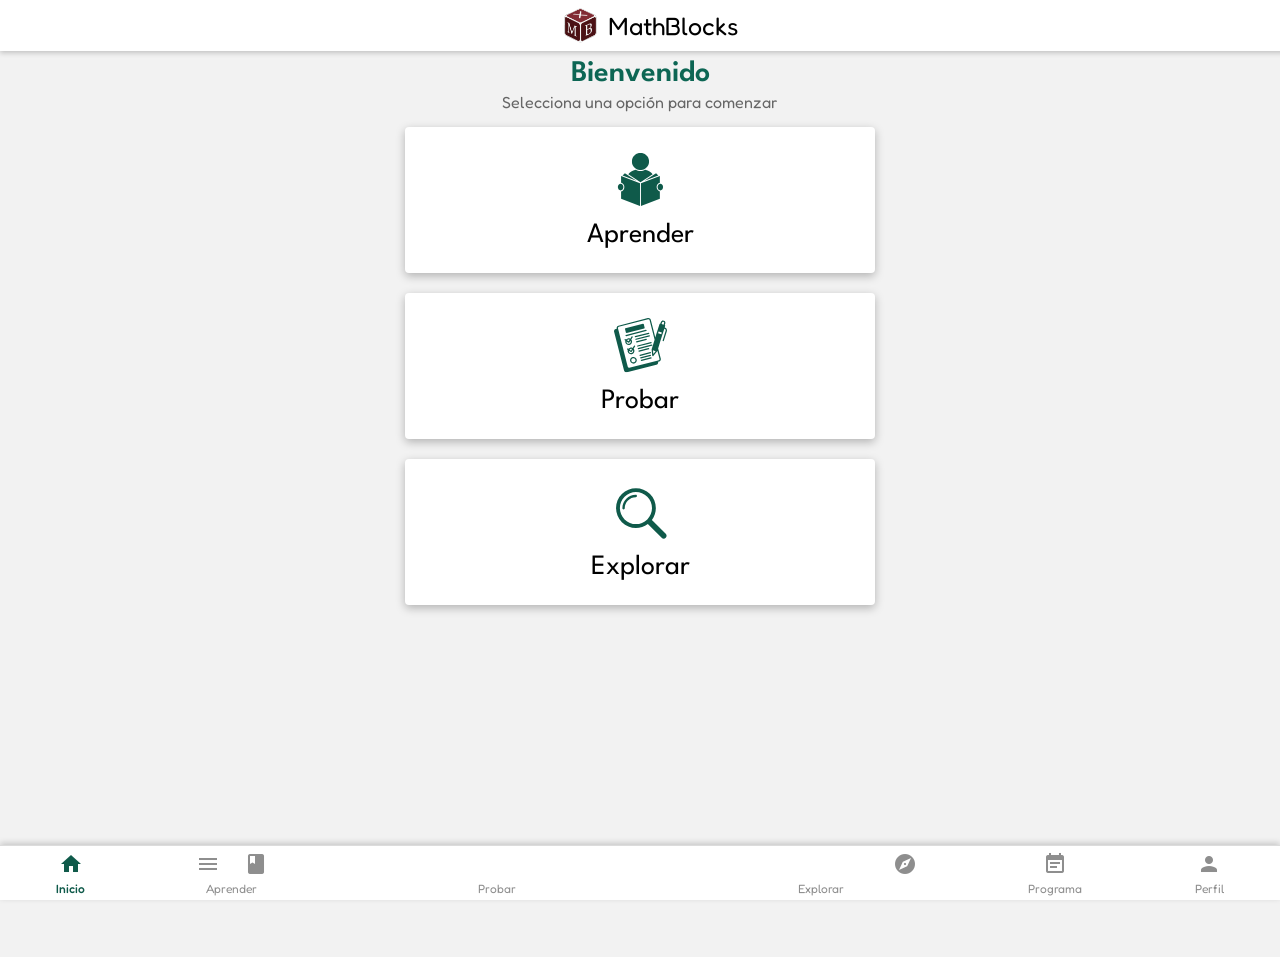
<file: index.html>
<!DOCTYPE html>
<html lang="es">
<head>
    <meta charset="UTF-8">
    <meta name="viewport" content="width=device-width, initial-scale=1.0">
    <title>MathBlocks</title>
    <link rel="stylesheet" href="css/style.css">
    <link rel="manifest" href="manifest.json">
    <link href="https://fonts.googleapis.com/icon?family=Material+Icons" rel="stylesheet">
    <link href="https://fonts.googleapis.com/css2?family=Fredoka:wght@400;500;600;700&display=swap" rel="stylesheet">
    <link href="https://fonts.googleapis.com/css2?family=League+Spartan:wght@400;500;600;700&display=swap" rel="stylesheet">



</head>

<body>

    <!-- HEADER CENTRADO -->
    <header class="app-header">
        <div class="header-center">
            <img src="img/Logo.svg" class="logo" alt="Logo">
            <span class="titulo">MathBlocks</span>
        </div>
    </header>

    <section class="welcome-box">
        <h1>Bienvenido</h1>
        <p>Selecciona una opción para comenzar</p>
    </section>

    <main class="menu-main">

        <a class="menu-btn" href="aprender.html">
            <img src="img/icon-aprender.svg" class="icono-menu" alt="Aprender">
            <span>Aprender</span>
        </a>

        <a class="menu-btn" href="probar.html">
            <img src="img/icon-probar.svg" class="icono-menu" alt="Probar">
            <span>Probar</span>
        </a>

        <a class="menu-btn" href="explorar.html">
            <img src="img/icon-explorar.svg" class="icono-menu" alt="Explorar">
            <span>Explorar</span>
        </a>

    </main>

    

    <!-- Barra inferior de navegación MathBlocks -->
    <nav class="bottom-nav">
        <a href="index.html" class="nav-item">
            <span class="material-icons">home</span>
            <p>Inicio</p>
        </a>

        <a href="aprender.html" class="nav-item">
            <span class="material-icons">menu_book</span>
            <p>Aprender</p>
        </a>

        <a href="probar.html" class="nav-item">
            <span class="material-icons">psychology</span>
            <p>Probar</p>
        </a>

        <a href="explorar.html" class="nav-item">
            <span class="material-icons">travel_explore</span>
            <p>Explorar</p>
        </a>

        <a href="programa.html" class="nav-item">
            <span class="material-icons">event_note</span>
            <p>Programa</p>
        </a>

        <a href="perfil.html" class="nav-item">
            <span class="material-icons">person</span>
            <p>Perfil</p>
        </a>
    </nav>

    <script>
        if ("serviceWorker" in navigator) {
            window.addEventListener("load", () => {
                navigator.serviceWorker.register("/service-worker.js");
            });
        }
    </script>

    <script>
    document.addEventListener("DOMContentLoaded", () => {
        const navItems = document.querySelectorAll(".bottom-nav .nav-item");
        const path = window.location.pathname;

        navItems.forEach(item => {
            const href = item.getAttribute("href");

            // Se marca active si coincide archivo (index.html, aprender.html, etc.)
            if (path.includes(href)) {
                item.classList.add("active");
            } else {
                item.classList.remove("active");
            }
        });
    });
    </script>



<!-- ================================
    MODAL UNIVERSAL DE INSTRUCCIONES
================================ -->
<!--<div id="modal-instrucciones" class="modal-instrucciones oculto">
    <div class="modal-instrucciones-contenido">
        
        <h2 id="inst-title"></h2>
        <div id="inst-text" class="inst-texto"></div>

        <button id="btn-inst-ok" class="btn-inst-ok">Entendido</button>
    </div>
</div>

<script type="module">
  import { mostrarInstrucciones, mostrarSiPrimeraVez } from "./js/instrucciones.js";

  if (mostrarSiPrimeraVez("inicio")) {
      mostrarInstrucciones("inicio");
  }
</script>-->


</body>
</html>
</file>
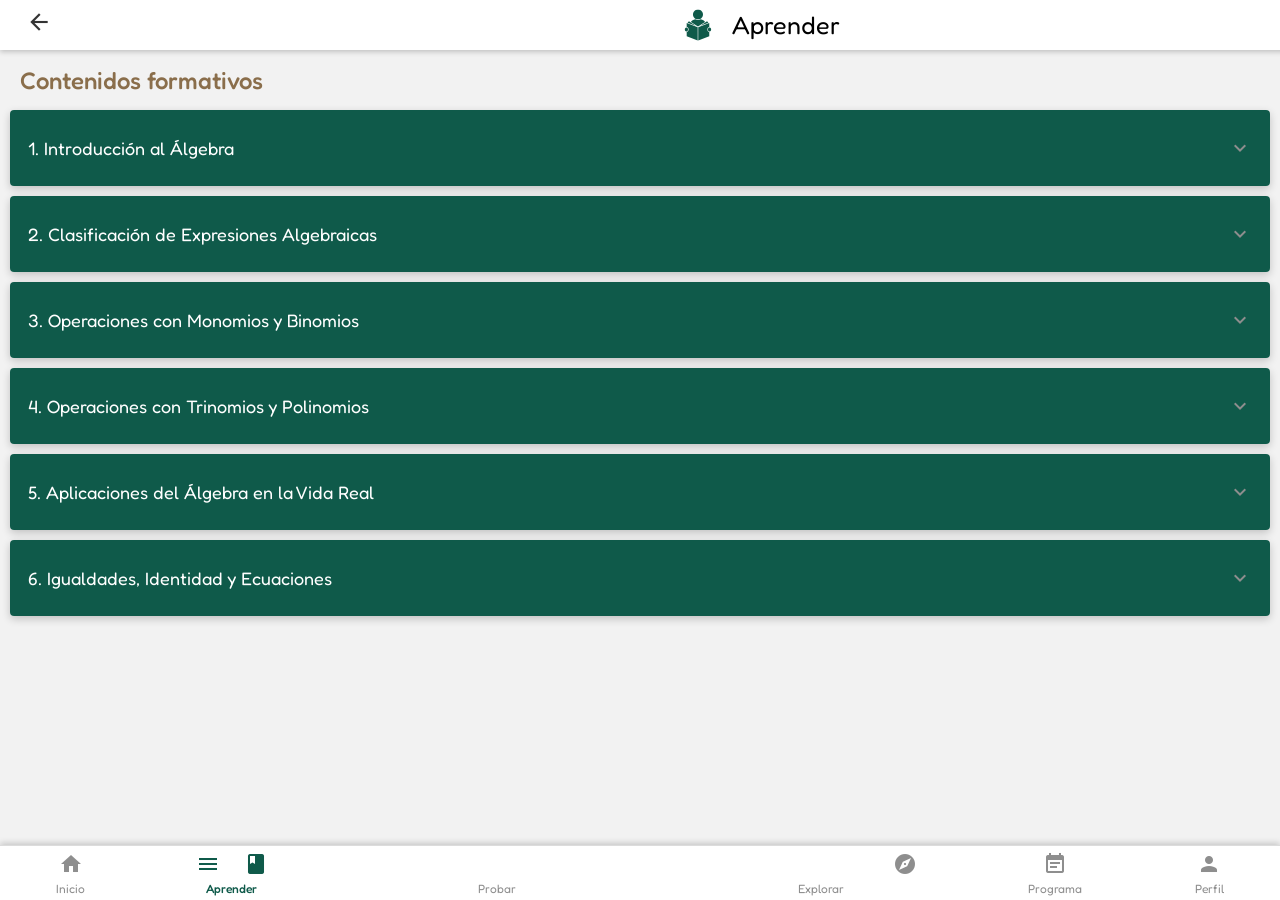
<file: aprender.html>
<!DOCTYPE html>
<html lang="es">
<head>
  <meta charset="UTF-8">
  <meta name="viewport" content="width=device-width, initial-scale=1.0">
  <title>Aprender - MathBlocks</title>
  <link rel="stylesheet" href="css/style.css">
  <link href="https://fonts.googleapis.com/icon?family=Material+Icons" rel="stylesheet">
  <link href="https://fonts.googleapis.com/css2?family=Fredoka:wght@400;500;600;700&display=swap" rel="stylesheet">
  <link href="https://fonts.googleapis.com/css2?family=League+Spartan:wght@400;500;600;700&display=swap" rel="stylesheet">


</head>

<body>
  <audio id="sound-scan" src="sounds/scan.wav" preload="auto"></audio>
  <audio id="sound-success" src="sounds/success.wav" preload="auto"></audio>
  <audio id="sound-error" src="sounds/error.mp3" preload="auto"></audio>
  
<header class="app-header">
    <button class="btn-back-header" id="btn-header-back">
    <span class="material-icons">arrow_back_ios_new</span>

    </button>



    <div class="header-center">
        <img id="header-icon" class="header-icon" alt="icon">
        <span class="titulo" id="header-title">Aprender</span>
    </div>

    <div class="header-spacer"></div>
</header>


<main class="content">

  <!-- VISTA 1: Lista de temas -->
  <section id="view-temas" class="view active">
    <div class="section-title">Contenidos formativos</div>
  
    <div id="temas-acordeon" class="acordeon-lista"></div>

  </section>



  <!-- VISTA 2: Actividad -->
  <section id="view-actividad" class="view">


    <div class="breadcrumb-compact">
      <span id="breadcrumb-aprender-tema" class="breadcrumb-item"></span>
      
      <span id="breadcrumb-aprender-subtema" class="breadcrumb-item activo"></span>
    </div>

    <div id="subsubtema-tabs" class="subsubtema-tabs"></div>

   <div id="actividad-info">

  <!-- TARJETA COMPLETA DE ACTIVIDAD + APRENDIZAJE -->
  <div class="card-aprender">

      <!-- ENCABEZADO VERDE (Actividad 1) -->
      <div class="card-aprender-header" >
          🧠 Aprendizaje
      </div>

      <!-- CUERPO DE APRENDIZAJE -->
      <div class="card-aprender-body">

      <div class="aprendizaje-descripcion carrusel-aprender" id="aprendizaje-descripcion">
        <div class="carrusel-track" id="aprendizaje-track">
          <!-- tarjetas dinámicas -->
        </div>
      </div>
      <div class="carrusel-hint" id="carrusel-hint">
        Desliza → para continuar
      </div>

      <div class="carrusel-indicadores" id="aprendizaje-indicadores"></div>

      


      </div>

  </div>

  <!-- ENUNCIADO -->
  <div id="enunciado" class="enunciado-actividad"></div>

</div>


    <div class="btn-row"> 
      
      <button class="btn btn-primary" id="btn-comenzar-actividad">Comenzar actividad</button>
      <button class="btn btn-secondary" id="btn-ver-aprendizaje">Ver aprendizaje</button>
    </div>

    <div class="caja-instructions">
    
      <div class="instructions">Aquí se mostrarán las actividades guiadas para este subtema en modo <strong>Aprender</strong>.</div>

      <div class="expr-box empty-text" id="expr-aprender">
      Esperando escaneo de bloque…
      </div>
    </div>


    <div class="btn-navegacion-actividades">
      <button class="btn-aprender-regresar" id="btn-regresar-actividad">
        <span class="material-icons subtema-flecha">chevron_left</span>
        </button>

      <button class="btn-aprender-siguiente" id="btn-siguiente-actividad"> 
        <span class="material-icons subtema-flecha">chevron_right</span>
        </button>
      
    </div>

    <div class="activity-nav" id="activity-nav"></div>


  </section>

</main>

<!-- POPUP DE ÉXITO -->
<div id="popup-correcto" class="popup-overlay">
  <div class="popup-box">

    <!-- ICONO -->
    <div id="popup-icono" class="popup-check"></div>

    <!-- TÍTULO -->
    <h3 id="popup-titulo">¡Correcto!</h3>

    <!-- MENSAJE PRINCIPAL -->
    <p id="popup-mensaje">Has completado la actividad.</p>

    <!-- TEXTO EDUCATIVO EXTRA -->
    <div id="popup-extra"></div>

    <!-- BOTÓN -->
    <button id="popup-cerrar" class="btn btn-primary">Continuar</button>

  </div>
</div>

<!-- POPUP DE ERROR -->
<div id="popup-error" class="popup-overlay" style="display:none;">
  <div class="popup-box popup-error-box">
      <h3 style="color:#e74c3c;">¡Ups! 😢</h3>
      <p>Ese bloque no corresponde. Intenta de nuevo.</p>
      <button id="popup-error-cerrar" class="btn btn-primary">Cerrar</button>
  </div>
</div>

<!-- POPUP EJEMPLOS DE 2.2.1 -->
<div id="popup-ejemplos" class="popup-overlay" style="display:none;">
  <div class="popup-box popup-ejemplo-box">

      <h3 id="popup-ejemplo-titulo" class="popup-ejemplo-titulo"></h3>

      <div id="popup-ejemplo-visual" class="ejemplo-visual"></div>

      <button id="popup-ejemplo-cerrar" class="btn btn-primary">Cerrar</button>

  </div>
</div>


<script type="module">

/* IMPORTS */
import { TEMAS_PM2 } from "./js/temas_pm2.js";
import { ACTIVIDADES } from "./js/actividadesAprender.js";
import { iniciarLecturaNFC } from "./js/nfc.js";
import { TEXTOS_APRENDIZAJE } from "./js/aprender/textosAprendizaje.js";
import { POPUP_DATOS } from "./js/aprender/popupsAprender.js";

const popupError = document.getElementById("popup-error");
const popupErrorCerrar = document.getElementById("popup-error-cerrar");

popupErrorCerrar.addEventListener("click", () => {
    popupError.style.display = "none";
});






/* ELEMENTOS */
const popup = document.getElementById("popup-correcto");
const popupCerrar = document.getElementById("popup-cerrar");

popupCerrar.addEventListener("click", () => popup.style.display = "none");

const viewTemas = document.getElementById("view-temas");
const viewActividad = document.getElementById("view-actividad");


const tabsSubsubtema = document.getElementById("subsubtema-tabs");

const btnComenzarActividad = document.getElementById("btn-comenzar-actividad");
const btnVerAprendizaje = document.getElementById("btn-ver-aprendizaje");
const btnRegresarActividad = document.getElementById("btn-regresar-actividad");
const btnSiguienteActividad = document.getElementById("btn-siguiente-actividad");
const cajaInstructions = document.querySelector(".caja-instructions");
const cardAprender = document.querySelector(".card-aprender");



const bcTema = document.getElementById("breadcrumb-aprender-tema");
const bcSubtema = document.getElementById("breadcrumb-aprender-subtema");


let temaSeleccionado = null;
let subtemaSeleccionado = null;
let claveVistaActual = null;


/* VARIABLES DE ACTIVIDAD */
let actividadesSubtema = [];
let actividadActualIndex = 0;
let pasoActualIndex = 0;
let pasosActuales = [];
let expresionConstruida = [];
let escaneoHabilitado = false;
let actividadIniciada = false;
let claveAnteriorVista = null;



function bloquearInterfazInicialActividad() {
  btnVerAprendizaje.disabled = !actividadIniciada;
  btnRegresarActividad.disabled = (actividadActualIndex === 0);
  btnSiguienteActividad.disabled = (actividadActualIndex === actividadesSubtema.length - 1);

  cajaInstructions.style.pointerEvents = "none";
  cajaInstructions.style.display = "none";
  //cajaInstructions.style.opacity = "0.5";

  if (!actividadIniciada) {
  cardAprender.style.display = "block";
} else {
  cardAprender.style.display = "none";
}
  
}

function habilitarInterfazActividad() {
  btnVerAprendizaje.disabled = false;
  btnRegresarActividad.disabled = (actividadActualIndex === 0);
  btnSiguienteActividad.disabled = (actividadActualIndex === actividadesSubtema.length - 1);

  cajaInstructions.style.pointerEvents = "auto";
  //cajaInstructions.style.opacity = "1";
  cajaInstructions.style.display = "block";

  cardAprender.style.display = "none";
}

function playSound(id) {
  const audio = document.getElementById(id);
  if (!audio) return;

  audio.currentTime = 0; // reinicia para permitir repeticiones rápidas
  audio.play().catch(() => {
    // Silencio si el navegador bloquea autoplay
  });
}


function manejarHintCarrusel(track) {
  const hint = document.getElementById("carrusel-hint");

  if (localStorage.getItem("hintCarruselVisto")) {
    hint.style.display = "none";
    return;
  }

  const ocultarHint = () => {
    hint.style.display = "none";
    localStorage.setItem("hintCarruselVisto", "true");
    track.removeEventListener("scroll", ocultarHint);
  };

  track.addEventListener("scroll", ocultarHint);
}


function renderCarruselAprendizaje(textos) {
  const track = document.getElementById("aprendizaje-track");
  const indicadores = document.getElementById("aprendizaje-indicadores");

  track.innerHTML = "";
  indicadores.innerHTML = "";

  if (!Array.isArray(textos)) return;

  textos.forEach((texto, index) => {
    // Tarjeta
    const item = document.createElement("div");
    item.className = "carrusel-item";
    item.innerHTML = texto;
    track.appendChild(item);

    // Indicador
    const dot = document.createElement("div");
    dot.className = "carrusel-dot" + (index === 0 ? " active" : "");
    indicadores.appendChild(dot);
  });

  track.scrollLeft = 0;
  activarIndicadores(track, indicadores);
  manejarHintCarrusel(track);

}
function obtenerTextoSubtemaPadre(claveFinal) {
  const partes = String(claveFinal).split(".");
  if (partes.length < 2) return "";

  const temaId = parseInt(partes[0], 10);
  const idxSubtema = parseInt(partes[1], 10) - 1;

  const tema = TEMAS_PM2.find(t => t.id === temaId);
  if (!tema) return "";

  const st = tema.subtemas[idxSubtema];
  const clavePadre = `${temaId}.${idxSubtema + 1}`;
  const tituloPadre = (typeof st === "string") ? st : st.titulo;

  return `${clavePadre} ${tituloPadre}`;
}


function actualizarTabsDeHermanos(claveFinal) {
  // claveFinal: "3.3.1" o "3.4" o "5.2" etc.
  const partes = String(claveFinal).split(".");

  // Solo mostramos tabs si estamos en un sub-subtema (tres partes: 3.3.1)
  if (partes.length !== 3) {
    tabsSubsubtema.style.display = "none";
    tabsSubsubtema.innerHTML = "";
    return;
  }

  const temaId = parseInt(partes[0], 10);          // 3
  const idxSubtema = parseInt(partes[1], 10) - 1;  // 3.3 -> 2
  const idxActual = parseInt(partes[2], 10) - 1;   // 3.3.1 -> 0

  const tema = TEMAS_PM2.find(t => t.id === temaId);
  if (!tema) return;

  const st = tema.subtemas[idxSubtema];

  // Debe ser objeto con subsubtemas
  if (!st || typeof st === "string" || !Array.isArray(st.subsubtemas)) {
    tabsSubsubtema.style.display = "none";
    tabsSubsubtema.innerHTML = "";
    return;
  }

  tabsSubsubtema.innerHTML = "";

  st.subsubtemas.forEach((titulo, j) => {
    const claveHermano = `${temaId}.${idxSubtema + 1}.${j + 1}`; // 3.3.2

    const btn = document.createElement("button");
    btn.className = "subsubtema-tab" + (j === idxActual ? " active" : "");
    btn.textContent = `${claveHermano} ${titulo}`; // o claveHermano

btn.addEventListener("click", () => {
  if (claveHermano === claveVistaActual) return;

  actividadIniciada = false;
  escaneoHabilitado = false;

  abrirPorClave(tema, claveHermano, `${claveHermano} ${titulo}`);
});

    tabsSubsubtema.appendChild(btn);
  });

  tabsSubsubtema.style.display = "";
}


function activarIndicadores(track, indicadores) {
  track.addEventListener("scroll", () => {
    const index = Math.round(track.scrollLeft / track.offsetWidth);
    [...indicadores.children].forEach((dot, i) => {
      dot.classList.toggle("active", i === index);
    });
  });
}




/* CAMBIO DE VISTA */
function showView(view) {
  [viewTemas, viewActividad].forEach(v => v.classList.remove("active"));
  view.classList.add("active");
  window.scrollTo(0, 0);
}





/* TEMAS */
function renderTemas() {
  const cont = document.getElementById("temas-acordeon");
  cont.innerHTML = "";

  TEMAS_PM2.forEach(tema => {
    const item = document.createElement("div");
    item.className = "acordeon-item";

    let subtemasHTML = "";

    tema.subtemas.forEach((st, index) => {
      const claveSubtema = `${tema.id}.${index + 1}`; // ej "3.1"

      // 1) Subtema normal (string) => clic directo
      if (typeof st === "string") {
        subtemasHTML += `
          <div class="subtema-opcion leaf"
               data-temaid="${tema.id}"
               data-clavefinal="${claveSubtema}">
            ${claveSubtema} ${st}
          </div>`;
        return;
      }

      // 2) Subtema con hijos (object) => desplegable
      /*let hijosHTML = "";
      (st.subsubtemas || []).forEach((hijo, j) => {
        const claveHijo = `${claveSubtema}.${j + 1}`; // ej "3.1.2"
        hijosHTML += `
          <div class="subsubtema-opcion"
               data-temaid="${tema.id}"
               data-clavefinal="${claveHijo}">
            ${claveHijo} ${hijo}
          </div>`;
      });

      subtemasHTML += `
        <div class="subtema-grupo">
          <div class="subtema-opcion has-children"
               data-temaid="${tema.id}">
            ${claveSubtema} ${st.titulo}
            <span class="material-icons subtema-flecha">chevron_right</span>
          </div>

          <div class="subtema-children">
            ${hijosHTML}
          </div>
        </div>`;*/
        // 2) Subtema con hijos (object) => ahora abre directo la vista actividad
      subtemasHTML += `
        <div class="subtema-opcion leaf has-tabs"
            data-temaid="${tema.id}"
            data-clavefinal="${claveSubtema}">
          ${claveSubtema} ${st.titulo}
          
        </div>`;
    });

    item.innerHTML = `
      <button class="acordeon-titulo">
        ${tema.id}. ${tema.titulo}
        <span class="material-icons acordeon-flecha">expand_more</span>
      </button>

      <div class="acordeon-contenido">
        ${subtemasHTML}
      </div>
    `;

    cont.appendChild(item);
  });

  activarAcordeonAprender();
}


function activarAcordeonAprender() {
  const items = document.querySelectorAll(".acordeon-item");

  // ===== 1) Acordeón principal (igual que el tuyo) =====
  items.forEach(item => {
    const btn = item.querySelector(".acordeon-titulo");
    const contenido = item.querySelector(".acordeon-contenido");

    btn.addEventListener("click", () => {

      (items).forEach(i => {
        if (i !== item) {
          i.classList.remove("activo");
          const c = i.querySelector(".acordeon-contenido");
          if (c) c.style.maxHeight = null;
        }
      });

      item.classList.toggle("activo");

      if (item.classList.contains("activo")) {
        contenido.style.maxHeight = contenido.scrollHeight + "px";
      } else {
        contenido.style.maxHeight = null;
      }
    });
  });

  // ===== 2) Clics dentro del acordeón (subtema / subsubtema / toggle) =====
  const cont = document.getElementById("temas-acordeon");

  cont.addEventListener("click", (e) => {

    // A) Subtema con hijos: solo desplegar/colapsar su submenú
    /*const padre = e.target.closest(".subtema-opcion.has-children");
    if (padre) {
      const grupo = padre.closest(".subtema-grupo");
      if (!grupo) return;

      grupo.classList.toggle("abierto");

      // recalcular altura del acordeón padre (para que el maxHeight no corte)
      const acordeonItem = padre.closest(".acordeon-item");
      const contenido = acordeonItem?.querySelector(".acordeon-contenido");
      if (contenido && acordeonItem.classList.contains("activo")) {
        contenido.style.maxHeight = contenido.scrollHeight + "px";
      }
      return;
    }*/

    // B) Subtema sin hijos (leaf): abre por clave "3.4", "2.1", etc.
    const leaf = e.target.closest(".subtema-opcion.leaf");
    if (leaf) {
      const temaId = parseInt(leaf.dataset.temaid);
      const claveFinal = leaf.dataset.clavefinal; // ej "3.4"
      const tituloMostrado = leaf.textContent.trim();

      temaSeleccionado = TEMAS_PM2.find(t => t.id === temaId);
      abrirPorClave(temaSeleccionado, claveFinal, tituloMostrado);
      return;
    }

    // C) Sub-subtema: abre por clave "3.1.2"
    /*const hijo = e.target.closest(".subsubtema-opcion");
    if (hijo) {
      const temaId = parseInt(hijo.dataset.temaid);
      const claveFinal = hijo.dataset.clavefinal; // ej "3.1.2"
      const tituloMostrado = hijo.textContent.trim();

      temaSeleccionado = TEMAS_PM2.find(t => t.id === temaId);
      abrirPorClave(temaSeleccionado, claveFinal, tituloMostrado);
      return;
    }*/
  });
}





/* ABRIR SUBTEMA */
function abrirSubtema(i) {
  subtemaSeleccionado = {
    index: i,
    nombre: temaSeleccionado.subtemas[i]
  };

  bcTema.textContent = temaSeleccionado.titulo;
  bcSubtema.textContent = `${temaSeleccionado.id}.${i + 1} ${subtemaSeleccionado.nombre}`;
  

  // Obtener clave del subtema
const claveSubtema = `${temaSeleccionado.id}.${i + 1}`;

// Cambiar dinámicamente el texto del aprendizaje
if (TEXTOS_APRENDIZAJE[claveSubtema]) {
  renderCarruselAprendizaje(TEXTOS_APRENDIZAJE[claveSubtema]);
}



  const clave = `${temaSeleccionado.id}.${i + 1}`;
  actividadesSubtema = ACTIVIDADES[clave] || [];

  actividadActualIndex = 0;
  cargarActividad(actividadActualIndex);

  showView(viewActividad);
}

function abrirPorClave(temaObj, claveFinal, tituloMostrado) {
  temaSeleccionado = temaObj;

  let claveAabrir = claveFinal;
  let tituloBase = tituloMostrado;

  const partes = String(claveFinal).split(".");

  // Si entra a un subtema tipo 3.1 y ese subtema tiene subsubtemas,
  // abrir automáticamente el primero: 3.1.1
  if (partes.length === 2) {
    const temaId = parseInt(partes[0], 10);
    const idxSubtema = parseInt(partes[1], 10) - 1;

    const tema = TEMAS_PM2.find(t => t.id === temaId);
    const st = tema?.subtemas?.[idxSubtema];

    if (st && typeof st !== "string" && Array.isArray(st.subsubtemas) && st.subsubtemas.length > 0) {
      claveAabrir = `${claveFinal}.1`;
    }
  }

const cambioDeSubtema = claveAnteriorVista !== claveAabrir;

claveVistaActual = claveAabrir;
claveAnteriorVista = claveAabrir;

if (cambioDeSubtema) {
  actividadIniciada = false;
  escaneoHabilitado = false;
}

bcTema.textContent = temaSeleccionado.titulo;
bcSubtema.textContent = obtenerTextoSubtemaPadre(claveAabrir);

  if (TEXTOS_APRENDIZAJE[claveAabrir]) {
    renderCarruselAprendizaje(TEXTOS_APRENDIZAJE[claveAabrir]);
  } else {
    renderCarruselAprendizaje([]);
  }

  actividadesSubtema = ACTIVIDADES[claveAabrir] || [];
  actividadActualIndex = 0;



  cargarActividad(actividadActualIndex);

  actualizarTabsDeHermanos(claveAabrir);

  showView(viewActividad);
}


/* CARGAR ACTIVIDAD */
function cargarActividad(i) {
  const actividad = actividadesSubtema[i];
  if (!actividad) return;

  // Reiniciar estado interno
  pasoActualIndex = 0;
  pasosActuales = actividad.pasos;
  expresionConstruida = [];

  // Mostrar tarjeta Aprendizaje al entrar a la actividad
  bloquearInterfazInicialActividad();

  // Actualizar datos visibles de la actividad

  document.getElementById("enunciado").innerHTML = `
  <div class="enunciado-header">
    📕 Actividad ${i + 1}
  </div>
  <div class="enunciado-texto">
    ${actividad.titulo}
  </div>`;


  // Mostrar la PRIMER instrucción de inmediato
  document.querySelector(".instructions").textContent =
    pasosActuales.length > 0
      ? pasosActuales[0].descripcion
      : "Escanea el primer bloque.";

  // Preparar el área de expresión
  const exprBox = document.getElementById("expr-aprender");
  exprBox.textContent = "Esperando escaneo de bloque…";
  exprBox.classList.add("empty-text");
  exprBox.classList.remove("expr-filled");
  exprBox.style.visibility = "visible";

  // El escaneo no inicia hasta presionar "Comenzar actividad"
  escaneoHabilitado = false;

  // Actualizar barra de navegación de actividades
  actualizarBarraActividades();
}

btnComenzarActividad.addEventListener("click", () => {
  actividadIniciada = true; 

  habilitarInterfazActividad();

  escaneoHabilitado = true;
  iniciarLecturaNFC(info => manejarEscaneo(info));
});

btnVerAprendizaje.addEventListener("click", () => {
  cardAprender.style.display = "block";
});

btnRegresarActividad.addEventListener("click", () => {
  escaneoHabilitado = false;

  if (actividadActualIndex > 0) {
    actividadActualIndex--;
    cargarActividad(actividadActualIndex);
  }
});

btnSiguienteActividad.addEventListener("click", () => {
  escaneoHabilitado = false;

  if (actividadActualIndex < actividadesSubtema.length - 1) {
    actividadActualIndex++;
    cargarActividad(actividadActualIndex);
  }
});





/* BARRA ACTIVIDADES */
function actualizarBarraActividades() {
  const nav = document.getElementById("activity-nav");
  nav.innerHTML = "<span>Actividad:</span>";

  actividadesSubtema.forEach((act, i) => {
    const dot = document.createElement("div");
    dot.className = "activity-dot" + (i === actividadActualIndex ? " active" : "");
    dot.textContent = i + 1;

    dot.addEventListener("click", () => {
      actividadActualIndex = i;
      cargarActividad(i);
    });

    nav.appendChild(dot);
  });
}

/* COMPLETAR ACTIVIDAD */
function actividadCompletada() {
   playSound("sound-success");

  escaneoHabilitado = false;

  // Identificar clave del subtema actual y la actividad actual
const claveActividad = `${claveVistaActual}.${actividadActualIndex + 1}`; // ej "3.1.1.1"
const claveSubtema   = `${claveVistaActual}`;                            // ej "3.1.1"

// 1) intenta por actividad, 2) si no existe usa el del subtema
const datos = POPUP_DATOS[claveActividad] || POPUP_DATOS[claveSubtema];


  if (datos) {
    document.getElementById("popup-titulo").textContent = datos.titulo;
    document.getElementById("popup-mensaje").innerHTML = datos.mensaje;
    document.getElementById("popup-extra").innerHTML = datos.extra;
  } else {
    // Por si no hay datos definidos para alguna actividad
    document.getElementById("popup-titulo").textContent = "¡Correcto!";
    document.getElementById("popup-mensaje").innerHTML = "Has completado la actividad.";
    document.getElementById("popup-extra").innerHTML = "";
  }

  // Cambiar texto de instrucciones al terminar la actividad
document.querySelector(".instructions").textContent =
  "Actividad terminada, pasa a la siguiente.";


  popup.style.display = "flex";

btnSiguienteActividad.disabled = (actividadActualIndex === actividadesSubtema.length - 1);
}


/* ESCANEO NFC */
export function manejarEscaneo(info) {

  // 1. Filtros de seguridad
  if (!escaneoHabilitado) return;
  if (!info || !info.key || info.key.trim() === "") return;
  if (!pasosActuales || pasosActuales.length === 0) return;
  if (pasoActualIndex >= pasosActuales.length) return;

  // 2. Datos del bloque leído
  const bloqueKey     = info.key;                           // clave NFC (ej. "mul", "plus", "a", "4")
  const bloqueTipo    = info.datos.tipo || info.tipo;       // "operador", "numero", "variable"
  const bloqueSimbolo = info.datos.simbolo || info.datos.symbol || bloqueKey;  
  // lo que se mostrará en la expresión (×, *, ·, x, 4, etc.)

  const valorParaValidar = bloqueKey; // usamos SIEMPRE la clave para validar (ej. "mul")

  // 3. Paso actual de la actividad
  const paso = pasosActuales[pasoActualIndex];

  const coincideTipo  = (paso.tipo === bloqueTipo);
  const coincideValor = (!paso.valor || paso.valor === valorParaValidar);
  const coincide      = coincideTipo && coincideValor;

  // 4. Si NO coincide → mensaje de error y salimos
  if (!coincide) {
    // Mostrar popup sin modificar las instrucciones
    playSound("sound-error");
    popupError.style.display = "flex";
    //playSound("sound-scan");
    return;
    
  }


const exprBox = document.getElementById("expr-aprender");

// CAMBIO DE ESTADO VISUAL
exprBox.classList.remove("empty-text");
exprBox.classList.add("expr-filled");

// Construir expresión
expresionConstruida.push(bloqueSimbolo);
exprBox.innerHTML = expresionConstruida.join("");

  playSound("sound-scan");
  // 6. Avanzar al siguiente paso
  pasoActualIndex++;

  // 7. Si ya no hay más pasos → actividad completada
  if (pasoActualIndex >= pasosActuales.length) {
    actividadCompletada();
    return;
  }

  // 8. Actualizar SIEMPRE el texto de instrucciones al siguiente paso
  document.querySelector(".instructions").textContent =
    pasosActuales[pasoActualIndex].descripcion || "Sigue con el siguiente paso.";
}


/* EVENTOS DE REGRESO */


bcTema.addEventListener("click", () => showView(viewTemas));


document.getElementById("btn-header-back").addEventListener("click", () => {

  if (viewActividad.classList.contains("active")) {
    showView(viewTemas);
    return;
  }

  if (viewTemas.classList.contains("active")) {
    window.location.href = "index.html";
    return;
  }
});
/* INICIALIZAR */
renderTemas();





</script>


<!-- Barra inferior de navegación MathBlocks -->
<nav class="bottom-nav">
    <a href="index.html" class="nav-item">
        <span class="material-icons">home</span>
        <p>Inicio</p>
    </a>

    <a href="aprender.html" class="nav-item">
        <span class="material-icons">menu_book</span>
        <p>Aprender</p>
    </a>

    <a href="probar.html" class="nav-item">
        <span class="material-icons">psychology</span>
        <p>Probar</p>
    </a>

    <a href="explorar.html" class="nav-item">
        <span class="material-icons">travel_explore</span>
        <p>Explorar</p>
    </a>

    <a href="programa.html" class="nav-item">
        <span class="material-icons">event_note</span>
        <p>Programa</p>
    </a>

    <a href="perfil.html" class="nav-item">
        <span class="material-icons">person</span>
        <p>Perfil</p>
    </a>
</nav>

<script>
document.addEventListener("DOMContentLoaded", () => {
    const navItems = document.querySelectorAll(".bottom-nav .nav-item");
    const path = window.location.pathname;

    navItems.forEach(item => {
        const href = item.getAttribute("href");

        // Se marca active si coincide archivo (index.html, aprender.html, etc.)
        if (path.includes(href)) {
            item.classList.add("active");
        } else {
            item.classList.remove("active");
        }
    });
});
</script>
<script>
    const headerIcon = document.getElementById("header-icon");
    headerIcon.src = "img/icon-aprender.svg"; // usa la ruta del ícono verde del estudiante
</script>

<script>
// ===============================
// POPUP EJEMPLOS: CONTENIDO
// ===============================
const popupEj = document.getElementById("popup-ejemplos");
const popupEjTitulo = document.getElementById("popup-ejemplo-titulo");
const popupEjVisual = document.getElementById("popup-ejemplo-visual");
const popupEjCerrar = document.getElementById("popup-ejemplo-cerrar");

const EJEMPLOS_CLASIFICACION = {
    monomio: {
        titulo: "Monomio",
        estructura: `
            <div class="ejemplo-row">
                <div class="ejemplo-bloque bloque-verde">Término</div>
            </div>
            <div class="ejemplo-etiqueta">Ejemplo:</div>
            <div class="ejemplo-row ejemplo-final-bloque">
                <div class="ejemplo-bloque bloque-verde">5x</div>
            </div>
        `
    },
binomio: {
    titulo: "Binomio",
    estructura: `
        <div class="ejemplo-row">
            <div class="ejemplo-bloque bloque-verde">
                <span class="ejemplo-termino-text">Primer<br>término</span>
            </div>

            <span class="ejemplo-simbolo">±</span>

            <div class="ejemplo-bloque bloque-azul">
                <span class="ejemplo-termino-text">Segundo<br>término</span>
            </div>
        </div>

        <div class="ejemplo-etiqueta">Ejemplo:</div>

        <div class="ejemplo-row">
            <div class="ejemplo-bloque bloque-verde">
                <span class="ejemplo-final-text">3x</span>
            </div>

            <span class="ejemplo-simbolo">+</span>

            <div class="ejemplo-bloque bloque-azul">
                <span class="ejemplo-final-text">2</span>
            </div>
        </div>
    `
},
    trinomio: {
        titulo: "Trinomio",
        estructura: `
            <div class="ejemplo-row">
                <div class="ejemplo-bloque bloque-verde">T1</div>
                <span class="simbolo">±</span>
                <div class="ejemplo-bloque bloque-azul">T2</div>
                <span class="simbolo">±</span>
                <div class="ejemplo-bloque bloque-verde">T3</div>
            </div>
            <div class="ejemplo-etiqueta">Ejemplo:</div>
            <div class="ejemplo-row ejemplo-final-bloque">
                <div class="ejemplo-bloque bloque-verde">2x</div>
                <span class="simbolo">-</span>
                <div class="ejemplo-bloque bloque-azul">3y</div>
                <span class="simbolo">+</span>
                <div class="ejemplo-bloque bloque-verde">5</div>
            </div>
        `
    },
    polinomio: {
        titulo: "Polinomio",
        estructura: `
            <div class="ejemplo-row">
                <div class="ejemplo-bloque bloque-verde">T1</div>
                <span class="simbolo">±</span>
                <div class="ejemplo-bloque bloque-azul">T2</div>
                <span class="simbolo">±</span>
                <div class="ejemplo-bloque bloque-verde">T3</div>
                <span class="simbolo">±</span>
                <div class="ejemplo-bloque bloque-azul">T4</div>
            </div>
            <div class="ejemplo-etiqueta">Ejemplo:</div>
            <div class="ejemplo-row ejemplo-final-bloque">
                <div class="ejemplo-bloque bloque-verde">x</div>
                <span class="simbolo">-</span>
                <div class="ejemplo-bloque bloque-azul">2y</div>
                <span class="simbolo">+</span>
                <div class="ejemplo-bloque bloque-verde">3z</div>
                <span class="simbolo">+</span>
                <div class="ejemplo-bloque bloque-azul">4</div>
            </div>
        `
    }
};

// Evento para abrir popup al hacer clic
document.body.addEventListener("click", e => {
    if (e.target.classList.contains("ejemplo-popup")) {
        const tipo = e.target.dataset.tipo;
        const datos = EJEMPLOS_CLASIFICACION[tipo];

        popupEjTitulo.textContent = datos.titulo;
        popupEjVisual.innerHTML = datos.estructura;

        popupEj.style.display = "flex";
    }
});

// Cerrar popup
popupEjCerrar.addEventListener("click", () => {
    popupEj.style.display = "none";
});
</script>

<script>
document.addEventListener("DOMContentLoaded", () => {
  const overlay = document.getElementById("constructor-overlay");
  const titleEl = document.getElementById("constructor-title");
  const msgEl   = document.getElementById("constructor-message");
  const prevEl  = document.getElementById("constructor-preview");

  // Si el popup no está en esta página, no hacemos nada (evita crash)
  if (!overlay || !titleEl || !msgEl || !prevEl) {
    console.warn("Popup constructor no encontrado en el DOM. Revisa el HTML (ids) o la posición del script.");
    return;
  }

  window.addEventListener("mb:constructor", (e) => {
    const d = e.detail || {};

    if (d.action === "open" || d.action === "update") {
      overlay.style.display = "flex";
      titleEl.textContent = d.title || "Constructor";
      msgEl.textContent   = d.message || "";
      prevEl.innerHTML    = d.previewHTML || "";
      return;
    }

    if (d.action === "close") {
      overlay.style.display = "none";
      return;
    }
  });
});
</script>

<!-- ======================================
     POPUP CONSTRUCTOR
======================================= -->
<div id="constructor-overlay" class="constructor-overlay" style="display:none;">
  <div class="constructor-box">
    <div class="constructor-title" id="constructor-title">Constructor</div>
    <div class="constructor-message" id="constructor-message">...</div>

    <div class="constructor-preview">
      <div class="constructor-preview-label">Vista previa</div>
      <div class="constructor-preview-block" id="constructor-preview"></div>
    </div>

    <div class="constructor-hint">
      Acerca el bloque al lector NFC para continuar…
    </div>
  </div>
</div>






</body>
</html>
</file>
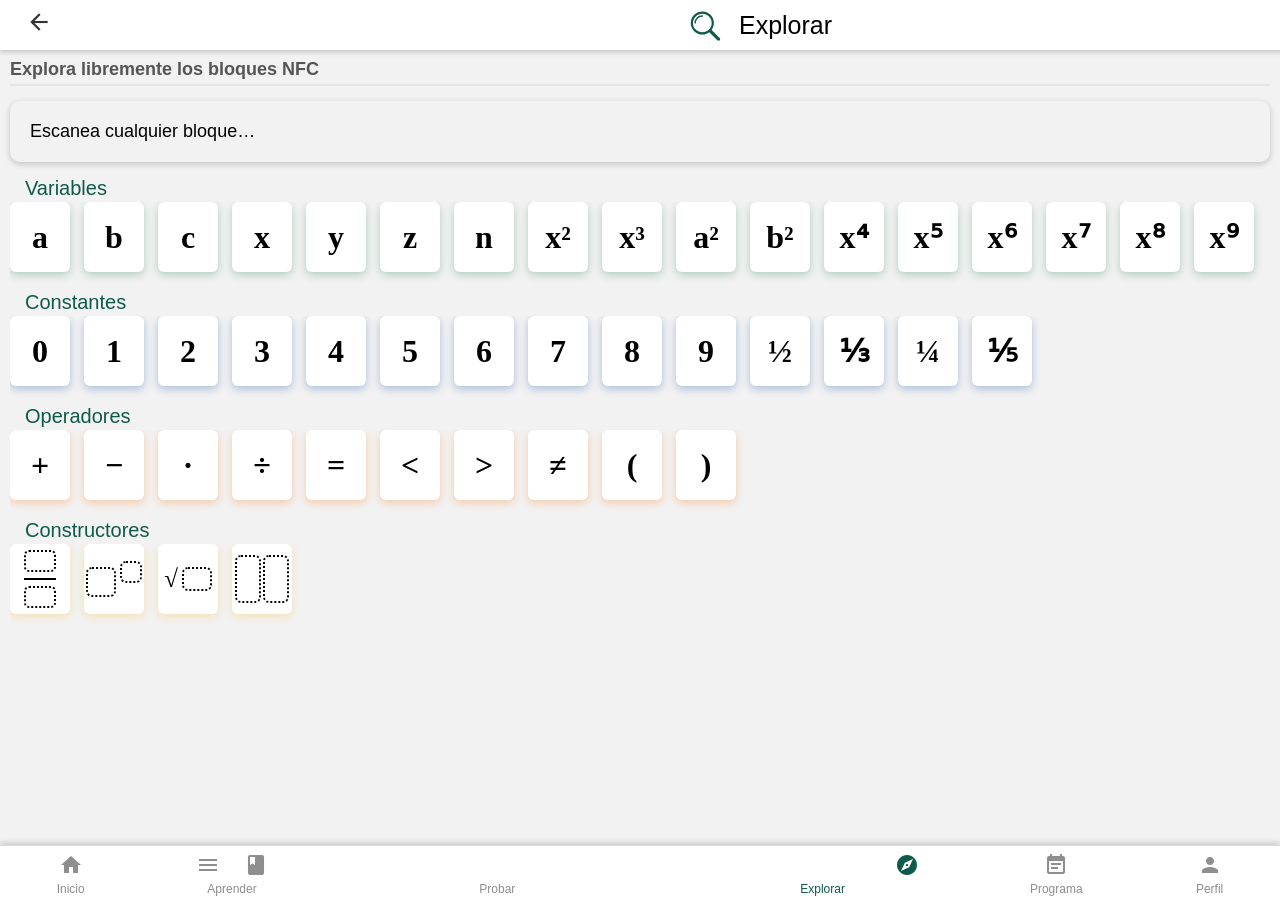
<file: explorar.html>
<!DOCTYPE html>
<html lang="es">
<head>
    <meta charset="UTF-8">
    <meta name="viewport" content="width=device-width, initial-scale=1.0">
    <title>Explorar - MathBlocks</title>

    <link rel="stylesheet" href="css/style.css">
    <link href="https://fonts.googleapis.com/icon?family=Material+Icons" rel="stylesheet">
</head>

<body>

<!-- ======================================
     HEADER (Idéntico al de Aprender)
======================================= -->
<header class="app-header">

    <!-- Botón regresar -->
    <button class="btn-back-header" id="btn-header-back">
        <span class="material-icons">arrow_back_ios_new</span>
    </button>

    <!-- Centro: Logo + Texto -->
    <div class="header-center">
        <img id="header-icon" class="header-icon" alt="icon" src="img/icon-explorar.svg">
        <span class="titulo" id="header-title">Explorar</span>
    </div>
    <!-- Espaciador a la derecha -->
    <div class="header-spacer"></div>
</header>

<!-- ======================================
     CONTENIDO
======================================= -->
<main class="content">
    <div class="explorar-titulo"> Explora libremente los bloques NFC</div>
        <div id="resultado" class="resultado-box">
        Escanea cualquier bloque…
    </div>


<div class="carrusel-categoria">
    <div class="carrusel-titulo">Variables</div>

    <div class="carrusel">
        <div class="tarjeta-bloque tarjeta-variable"><div class="simbolo">a</div></div>
        <div class="tarjeta-bloque tarjeta-variable"><div class="simbolo">b</div></div>
        <div class="tarjeta-bloque tarjeta-variable"><div class="simbolo">c</div></div>
        <div class="tarjeta-bloque tarjeta-variable"><div class="simbolo">x</div></div>
        <div class="tarjeta-bloque tarjeta-variable"><div class="simbolo">y</div></div>
        <div class="tarjeta-bloque tarjeta-variable"><div class="simbolo">z</div></div>
        <div class="tarjeta-bloque tarjeta-variable"><div class="simbolo">n</div></div>

        <div class="tarjeta-bloque tarjeta-variable"><div class="simbolo">x²</div></div>
        <div class="tarjeta-bloque tarjeta-variable"><div class="simbolo">x³</div></div>
        <div class="tarjeta-bloque tarjeta-variable"><div class="simbolo">a²</div></div>
        <div class="tarjeta-bloque tarjeta-variable"><div class="simbolo">b²</div></div>
        <div class="tarjeta-bloque tarjeta-variable"><div class="simbolo">x⁴</div></div>
        <div class="tarjeta-bloque tarjeta-variable"><div class="simbolo">x⁵</div></div>
        <div class="tarjeta-bloque tarjeta-variable"><div class="simbolo">x⁶</div></div>
        <div class="tarjeta-bloque tarjeta-variable"><div class="simbolo">x⁷</div></div>
        <div class="tarjeta-bloque tarjeta-variable"><div class="simbolo">x⁸</div></div>
        <div class="tarjeta-bloque tarjeta-variable"><div class="simbolo">x⁹</div></div>
    </div>
</div>
<div class="carrusel-categoria">
    <div class="carrusel-titulo">Constantes</div>

    <div class="carrusel">
        <div class="tarjeta-bloque tarjeta-numero"><div class="simbolo">0</div></div>
        <div class="tarjeta-bloque tarjeta-numero"><div class="simbolo">1</div></div>
        <div class="tarjeta-bloque tarjeta-numero"><div class="simbolo">2</div></div>
        <div class="tarjeta-bloque tarjeta-numero"><div class="simbolo">3</div></div>
        <div class="tarjeta-bloque tarjeta-numero"><div class="simbolo">4</div></div>
        <div class="tarjeta-bloque tarjeta-numero"><div class="simbolo">5</div></div>
        <div class="tarjeta-bloque tarjeta-numero"><div class="simbolo">6</div></div>
        <div class="tarjeta-bloque tarjeta-numero"><div class="simbolo">7</div></div>
        <div class="tarjeta-bloque tarjeta-numero"><div class="simbolo">8</div></div>
        <div class="tarjeta-bloque tarjeta-numero"><div class="simbolo">9</div></div>

        <div class="tarjeta-bloque tarjeta-numero"><div class="simbolo">½</div></div>
        <div class="tarjeta-bloque tarjeta-numero"><div class="simbolo">⅓</div></div>
        <div class="tarjeta-bloque tarjeta-numero"><div class="simbolo">¼</div></div>
        <div class="tarjeta-bloque tarjeta-numero"><div class="simbolo">⅕</div></div>
    </div>
</div>

<div class="carrusel-categoria">
    <div class="carrusel-titulo">Operadores</div>

    <div class="carrusel">
        <div class="tarjeta-bloque tarjeta-operador" data-key="plus">
            <div class="simbolo">+</div>
        </div>

        <div class="tarjeta-bloque tarjeta-operador" data-key="minus">
            <div class="simbolo">−</div>
        </div>

        <div class="tarjeta-bloque tarjeta-operador" data-key="mul">
            <div class="simbolo">·</div>
        </div>

        <div class="tarjeta-bloque tarjeta-operador" data-key="div">
            <div class="simbolo">÷</div>
        </div>

        <div class="tarjeta-bloque tarjeta-operador" data-key="eq">
            <div class="simbolo">=</div>
        </div>

        <div class="tarjeta-bloque tarjeta-operador" data-key="lt">
            <div class="simbolo">&lt;</div>
        </div>

        <div class="tarjeta-bloque tarjeta-operador" data-key="gt">
            <div class="simbolo">&gt;</div>
        </div>

        <div class="tarjeta-bloque tarjeta-operador" data-key="neq">
            <div class="simbolo">≠</div>
        </div>

        <div class="tarjeta-bloque tarjeta-operador" data-key="parIzq">
            <div class="simbolo">(</div>
        </div>

        <div class="tarjeta-bloque tarjeta-operador" data-key="parDer">
            <div class="simbolo">)</div>
        </div>
    </div>
</div>


<div  class="carrusel-constructores">
    <div class="carrusel-titulo">Constructores</div>

    <div class="carrusel">

        <!-- FRAC -->
        <div class="tarjeta-bloque tarjeta-constructor" data-key="frac">
            <div class="simbolo frac-preview">
                <span class="slot"></span>
                <span class="linea"></span>
                <span class="slot"></span>
            </div>
        </div>

        <!-- EXP -->
        <div class="tarjeta-bloque tarjeta-constructor" data-key="exp">
            <div class="simbolo exp-preview">
                <span class="base-slot"></span>
                <span class="exp-slot"></span>
            </div>
        </div>

        <!-- RAÍZ -->
        <div class="tarjeta-bloque tarjeta-constructor" data-key="raiz">
            <div class="simbolo raiz-preview">
                √<span class="slot"></span>
            </div>
        </div>

        <!-- DOBLE -->
        <div class="tarjeta-bloque tarjeta-constructor" data-key="doble">
            <div class="simbolo doble-preview">
                <span class="slot"></span>
                <span class="slot"></span>
            </div>
        </div>

        <!-- NEG -->
        <!-- <div class="tarjeta-bloque tarjeta-constructor" data-key="neg">
            <div class="simbolo neg-preview">
                − <span class="slot"></span>
            </div>
            </div>-->

    </div>
</div>






</main>

<!-- ======================================
     NFC
======================================= -->
<script type="module">
import { iniciarLecturaNFC } from "./js/nfc.js";

iniciarLecturaNFC(info => {

    const datos = info.datos || {};
    const simbolo = datos.simbolo || datos.symbol || info.key;
    const descripcion = datos.descripcion || "Sin descripción disponible.";
    const tipo = datos.tipo || info.tipo || "Desconocido";
    const categoria = datos.categoria ? datos.categoria : "—";
    const valor = datos.valor ? datos.valor : "—";

    // Construir lista de propiedades adicionales
    let extrasHTML = "";
    for (const propiedad in datos) {
        if (!["simbolo", "symbol", "description", "tipo", "categoria", "valor"].includes(propiedad)) {
            extrasHTML += `
                <li><strong>${propiedad}:</strong> ${datos[propiedad]}</li>
            `;
        }
    }

document.getElementById("resultado").innerHTML = `
    <div class="resultado-flex">

        <!-- TARJETA DEL BLOQUE ESCANEADO -->
        <div class="tarjeta-bloque tarjeta-${tipo}">
            <div class="simbolo">${simbolo}</div>
        </div>

        <!-- INFORMACIÓN DEL BLOQUE -->
        <div class="resultado-info">
            <p><strong>Tipo:</strong> ${tipo}</p>
            <p><strong>Descripción:</strong><br>${descripcion}</p>
        </div>

    </div>
`;

});
</script>



<!-- ======================================
     BARRA INFERIOR DE NAVEGACIÓN
======================================= -->
<nav class="bottom-nav">
    <a href="index.html" class="nav-item">
        <span class="material-icons">home</span>
        <p>Inicio</p>
    </a>

    <a href="aprender.html" class="nav-item">
        <span class="material-icons">menu_book</span>
        <p>Aprender</p>
    </a>

    <a href="probar.html" class="nav-item">
        <span class="material-icons">psychology</span>
        <p>Probar</p>
    </a>

    <a href="explorar.html" class="nav-item active">
        <span class="material-icons">travel_explore</span>
        <p>Explorar</p>
    </a>

    <a href="programa.html" class="nav-item">
        <span class="material-icons">event_note</span>
        <p>Programa</p>
    </a>

    <a href="perfil.html" class="nav-item">
        <span class="material-icons">person</span>
        <p>Perfil</p>
    </a>
</nav>

<script>
document.addEventListener("DOMContentLoaded", () => {
    const navItems = document.querySelectorAll(".bottom-nav .nav-item");
    const path = window.location.pathname;

    navItems.forEach(item => {
        const href = item.getAttribute("href");
        if (path.includes(href)) {
            item.classList.add("active");
        }
    });
});
</script>

<!-- ======================================
     EVENTO DEL BOTÓN REGRESAR
======================================= -->
<script>
document.getElementById("btn-header-back").addEventListener("click", () => {
    window.location.href = "index.html";
});
</script>

<script>
document.addEventListener("DOMContentLoaded", () => {
  const overlay = document.getElementById("constructor-overlay");
  const titleEl = document.getElementById("constructor-title");
  const msgEl   = document.getElementById("constructor-message");
  const prevEl  = document.getElementById("constructor-preview");

  // Si el popup no está en esta página, no hacemos nada (evita crash)
  if (!overlay || !titleEl || !msgEl || !prevEl) {
    console.warn("Popup constructor no encontrado en el DOM. Revisa el HTML (ids) o la posición del script.");
    return;
  }

  window.addEventListener("mb:constructor", (e) => {
    const d = e.detail || {};

    if (d.action === "open" || d.action === "update") {
      overlay.style.display = "flex";
      titleEl.textContent = d.title || "Constructor";
      msgEl.textContent   = d.message || "";
      prevEl.innerHTML    = d.previewHTML || "";
      return;
    }

    if (d.action === "close") {
      overlay.style.display = "none";
      return;
    }
  });
});
</script>



<!-- ======================================
     POPUP CONSTRUCTOR
======================================= -->
<div id="constructor-overlay" class="constructor-overlay" style="display:none;">
  <div class="constructor-box">
    <div class="constructor-title" id="constructor-title">Constructor</div>
    <div class="constructor-message" id="constructor-message">...</div>

    <div class="constructor-preview">
      <div class="constructor-preview-label">Vista previa</div>
      <div class="constructor-preview-block" id="constructor-preview"></div>
    </div>

    <div class="constructor-hint">
      Acerca el bloque al lector NFC para continuar…
    </div>
  </div>
</div>


</body>
</html>
</file>
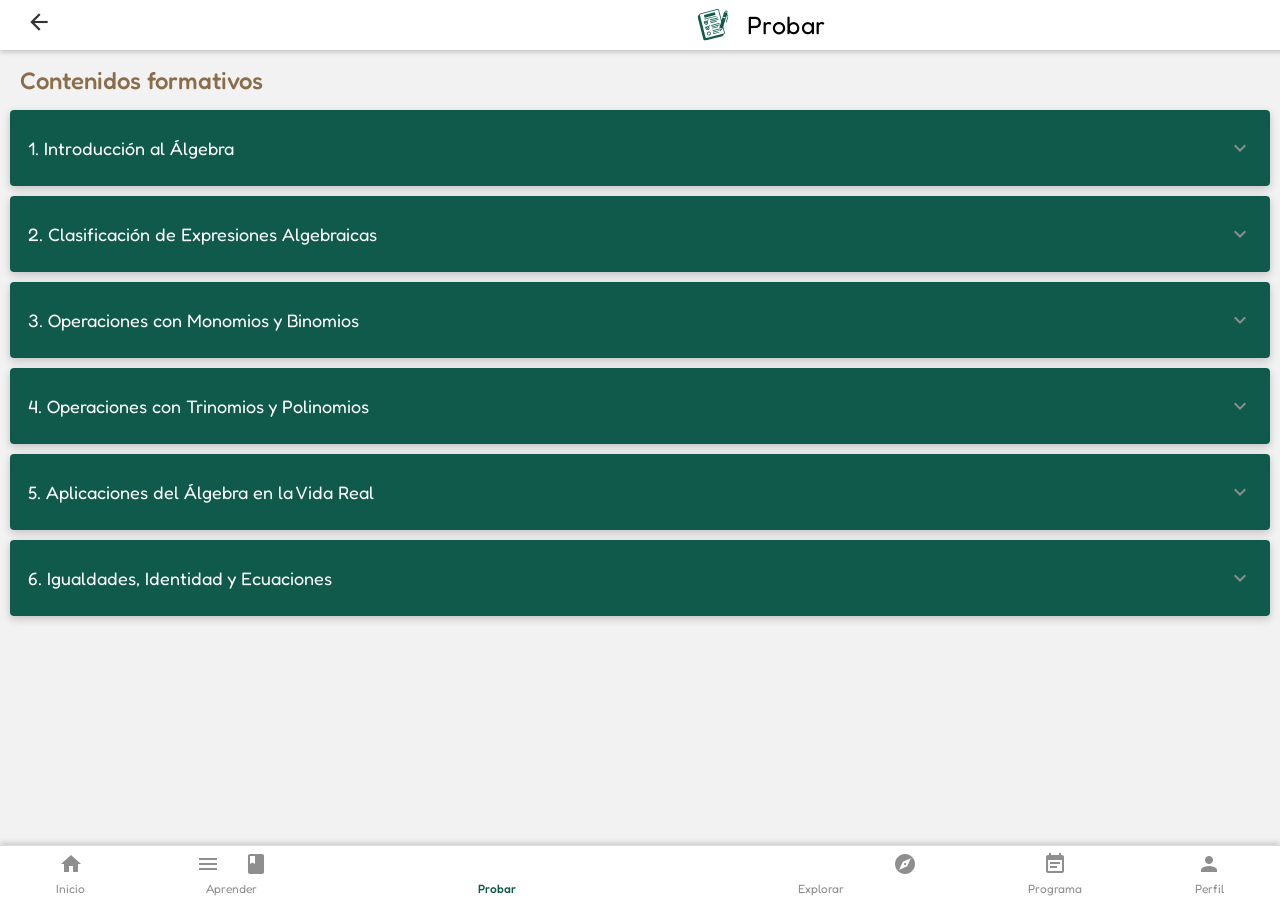
<file: probar.html>
<!DOCTYPE html>
<html lang="es">
<head>
  <meta charset="UTF-8">
  <meta name="viewport" content="width=device-width, initial-scale=1.0">
  <title>Probar - MathBlocks</title>
  <link rel="stylesheet" href="css/style.css">
  <link href="https://fonts.googleapis.com/icon?family=Material+Icons" rel="stylesheet">
  <link rel="stylesheet"
  href="https://cdnjs.cloudflare.com/ajax/libs/font-awesome/6.4.0/css/all.min.css">
  <link href="https://fonts.googleapis.com/css2?family=Fredoka:wght@400;500;600;700&display=swap" rel="stylesheet">
  <link href="https://fonts.googleapis.com/css2?family=League+Spartan:wght@400;500;600;700&display=swap" rel="stylesheet">


</head>

<body>

  <audio id="sound-success" src="sounds/success.wav" preload="auto"></audio>
  <audio id="sound-scan" src="sounds/scan.wav" preload="auto"></audio>
  <audio id="sound-error" src="sounds/error.mp3" preload="auto"></audio>
    <!-- ===========================
          ENCABEZADO
    ==============================-->
    <header class="app-header">
      <button class="btn-back-header" id="btn-header-back">
        <span class="material-icons">arrow_back_ios_new</span>
      </button>

    <div class="header-center">
        <img id="header-icon" class="header-icon" alt="icon">
        <span class="titulo" id="header-title">Probar</span>
    </div>

      <div class="header-spacer"></div>
    </header>
    <!-- ===========================
          CONTENIDO PRINCIPAL
    ==============================-->
    <main class="content">

      <!-- ===== VISTA 1: Temas ===== -->
      <section id="view-temas" class="view active">
        <div class="section-title">Contenidos formativos</div>
            
        <div id="temas-acordeon" class="acordeon-lista"></div>
      </section>

      
      <!-- ===== VISTA 2: Actividad ===== -->
      <section id="view-actividad" class="view">
      <div class="breadcrumb-compact">
        <span id="breadcrumb-probar-tema" class="breadcrumb-item"></span>        
        <span id="breadcrumb-probar-subtema" class="breadcrumb-item activo"></span>
      </div>
        
        <div id="subsubtema-tabs-probar" class="subsubtema-tabs" style="display:none;"></div>

    

      <!-- Enunciado -->
      <div class="enunciado-card">

        <!-- Header de la tarjeta -->
        <div class="enunciado-header" id="actividad-badge">
          Actividad 1
        </div>

        <!-- Contenido del enunciado -->
        <div id="enunciado-probar" class="probar-enunciado"></div>

      </div>


        <!-- Asistente -->
        <div class="aprendizaje-card" id="asistente-box">
            <div class="aprendizaje-titulo">
                <span class="icono-aprendizaje">💡</span> Asistente
            </div>
            <p class="aprendizaje-descripcion" id="asistente-contenido">
                Construye la expresión usando tus conocimientos.
            </p>

                    <!-- Caja de Expresión -->
        <div class="expr-box" id="expr-probar">
          Aquí aparecerán las expresiones que el alumno construya para resolver la actividad.
        </div>


        </div>



        <!-- Botones -->
        <div class="btn-row">
          <button class="btn btn-primary" id="btn-comprobar">Comprobar</button>
          <button class="btn btn-secondary" id="btn-borrar">Borrar</button>         
          <button class="btn btn-primary" id="btn-siguiente">Siguiente actividad</button>
          <button class="btn btn-secondary" id="btn-nuevo-intento" style="display:none;">
            Nuevo intento
          </button>
        </div>

        <!-- Barra de actividades -->
        <div class="activity-nav" id="activity-nav"></div>

        <!-- Breadcrumb -->


      </section>
      

    </main>
    
    <!-- ===========================
          SCRIPT LÓGICO
    ==============================-->
    <script type="module">

    // ========================
    // ESTADOS
    // ========================
    let actividadesSubtema = [];
    let actividadActual = 0;

    let expresionConstruidaSimbolos = [];
    let expresionConstruidaTipos = [];
    let expresionConstruidaKeys = [];

    // ========================
    // IMPORTS
    // ========================
    import { TEMAS_PM2 } from "./js/temas_pm2.js";
    import { ACTIVIDADES_PROBAR } from "./js/actividadesProbar.js";
    import { iniciarLecturaNFC } from "./js/nfc.js";


  function playSound(id) {
    const audio = document.getElementById(id);

    if (!audio) return;

    audio.currentTime = 0;

    audio.play().catch(() => {
      // evita errores de autoplay
    });
  }


    // ========================
    // REFERENCIAS DOM
    // ========================
    const viewTemas = document.getElementById("view-temas");
    const viewActividad = document.getElementById("view-actividad");
    

    const tabsProbar = document.getElementById("subsubtema-tabs-probar");


    const temasAcordeon = document.getElementById("temas-acordeon");

    
    const bcTema = document.getElementById("breadcrumb-probar-tema");
    const bcSubtema = document.getElementById("breadcrumb-probar-subtema");

    
    const actividadBadge = document.getElementById("actividad-badge");

    const asistenteContenido = document.getElementById("asistente-contenido");
    const enunciadoProbar = document.getElementById("enunciado-probar");
    const exprBox = document.getElementById("expr-probar");

    // ========================
// BREADCRUMB REGRESAR
// ========================

bcTema.addEventListener("click", () => {

  // Regresar a la vista de temas
  showView(viewTemas);

});

bcSubtema.addEventListener("click", () => {

  // Regresar a la vista de temas
  showView(viewTemas);

});

    


    // ========================
    // POPUP PREMIUM
    // ========================
    const popupProbar = document.getElementById("popup-probar");
    const popupProbarTitulo = document.getElementById("popup-probar-titulo");
    const popupProbarMensaje = document.getElementById("popup-probar-mensaje");
    const popupProbarExtra = document.getElementById("popup-probar-extra");
    const popupProbarCerrar = document.getElementById("popup-probar-cerrar");

    popupProbarCerrar.addEventListener("click", () => {
        popupProbar.style.display = "none";
    });

    // ======================================
// BOTÓN BORRAR (backspace de la expresión)
// ======================================
const btnBorrar = document.getElementById("btn-borrar");

    btnBorrar.addEventListener("click", () => {

        // Si no hay nada, no hacemos nada
        if (expresionConstruidaSimbolos.length === 0) return;

        // Quitar el último elemento (backspace)
        expresionConstruidaSimbolos.pop();
        expresionConstruidaTipos.pop();
        expresionConstruidaKeys.pop();

        // Regenerar la expresión visual
        if (expresionConstruidaSimbolos.length === 0) {
            exprBox.classList.add("empty-text");
            exprBox.textContent = "Escanea los bloques para generar la expresión.";
        } else {
            exprBox.classList.remove("empty-text");
            exprBox.textContent = expresionConstruidaSimbolos.join("");
        }
    });



    // ========================
    // CAMBIO DE VISTA
    // ========================
    function showView(view) {
      [viewTemas, viewActividad].forEach(v => v.classList.remove("active"));
      view.classList.add("active");
    }

    // BOTÓN REGRESAR DEL HEADER
    document.getElementById("btn-header-back").addEventListener("click", () => {

        // Si estoy dentro de un ejercicio → regresar a lista de temas
        if (viewActividad.classList.contains("active")) {
            showView(viewTemas);
            return;
        }

        // Si ya estoy en lista de temas → regresar al inicio
        window.location.href = "index.html";
    });


    // ========================
    // ARMAR TEMAS
    // ========================
function renderTemas() {
  temasAcordeon.innerHTML = "";

  TEMAS_PM2.forEach(tema => {
    const item = document.createElement("div");
    item.className = "acordeon-item";

    let subtemasHTML = "";

    tema.subtemas.forEach((st, index) => {
      const claveSubtema = `${tema.id}.${index + 1}`; // ej "3.1"

      // 1) Subtema normal (string) => clic directo
      if (typeof st === "string") {
        subtemasHTML += `
          <div class="subtema-opcion leaf"
               data-temaid="${tema.id}"
               data-clavefinal="${claveSubtema}"
               data-titulo-tema="${tema.titulo}">
            ${claveSubtema} ${st}
          </div>`;
        return;
      }
  // 2) Subtema con hijos (object) => ahora abre directo
  subtemasHTML += `
    <div class="subtema-opcion leaf has-tabs"
        data-temaid="${tema.id}"
        data-clavefinal="${claveSubtema}"
        data-titulo-tema="${tema.titulo}">
      ${claveSubtema} ${st.titulo}
      
    </div>`;

    });

    item.innerHTML = `
      <button class="acordeon-titulo">
        ${tema.id}. ${tema.titulo}
        <span class="material-icons acordeon-flecha">expand_more</span>
      </button>

      <div class="acordeon-contenido">
        ${subtemasHTML}
      </div>
    `;

    temasAcordeon.appendChild(item);
  });

  activarAcordeon();
}



    // ========================
    // ACORDEÓN
    // ========================
function activarAcordeon() {
  const items = document.querySelectorAll(".acordeon-item");

  // acordeón principal
  items.forEach(item => {
    const btn = item.querySelector(".acordeon-titulo");
    const cont = item.querySelector(".acordeon-contenido");

    btn.addEventListener("click", () => {
      items.forEach(i => {
        if (i !== item) {
          i.classList.remove("activo");
          const c = i.querySelector(".acordeon-contenido");
          if (c) c.style.maxHeight = null;
        }
      });

      item.classList.toggle("activo");
      cont.style.maxHeight =
        item.classList.contains("activo") ? cont.scrollHeight + "px" : null;
    });
  });

  // clic en subtema
  temasAcordeon.addEventListener("click", (e) => {
    const leaf = e.target.closest(".subtema-opcion.leaf");
    if (leaf) {
      const temaId = parseInt(leaf.dataset.temaid, 10);
      const claveFinal = leaf.dataset.clavefinal;
      const tituloMostrado = leaf.textContent.trim();

      temaSeleccionado = TEMAS_PM2.find(t => t.id === temaId);
      abrirPorClave(temaSeleccionado, claveFinal, tituloMostrado);
    }
  });
}



    // ========================
    // ABRIR SUBTEMA
    // ========================
    let temaSeleccionado = null;
    

    

  function obtenerTextoSubtemaPadre(claveFinal) {
  const partes = String(claveFinal).split(".");
  if (partes.length < 2) return "";

  const temaId = parseInt(partes[0], 10);
  const idxSubtema = parseInt(partes[1], 10) - 1;

  const tema = TEMAS_PM2.find(t => t.id === temaId);
  if (!tema) return "";

  const st = tema.subtemas[idxSubtema];
  const clavePadre = `${temaId}.${idxSubtema + 1}`;
  const tituloPadre = (typeof st === "string") ? st : st.titulo;

  return `${clavePadre} ${tituloPadre}`;
}

let claveVistaActual = null;

function abrirPorClave(temaObj, claveFinal, tituloMostrado) {
  iniciarLecturaNFC(info => procesarLectura(info));

  temaSeleccionado = temaObj;

  let claveAabrir = claveFinal;
  const partes = String(claveFinal).split(".");

  // Si entra a subtema tipo 3.1 y tiene subsubtemas,
  // abrir automáticamente 3.1.1
  if (partes.length === 2) {
    const temaId = parseInt(partes[0], 10);
    const idxSubtema = parseInt(partes[1], 10) - 1;

    const tema = TEMAS_PM2.find(t => t.id === temaId);
    const st = tema?.subtemas?.[idxSubtema];

    if (st && typeof st !== "string" && Array.isArray(st.subsubtemas) && st.subsubtemas.length > 0) {
      claveAabrir = `${claveFinal}.1`;
    }
  }

  claveVistaActual = claveAabrir;

  bcTema.textContent = temaObj.titulo;
  bcSubtema.textContent = obtenerTextoSubtemaPadre(claveAabrir);

  actividadActual = 0;
  actividadesSubtema = ACTIVIDADES_PROBAR[claveAabrir] || [];

  cargarActividad();
  cargarBarraActividades();
  showView(viewActividad);
  actualizarTabsProbar(claveAabrir);
}


function actualizarTabsProbar(claveFinal) {
  const partes = String(claveFinal).split(".");

  if (partes.length !== 3) {
    tabsProbar.style.display = "none";
    tabsProbar.innerHTML = "";
    return;
  }

  const temaId = parseInt(partes[0], 10);
  const idxSubtema = parseInt(partes[1], 10) - 1;
  const idxActual = parseInt(partes[2], 10) - 1;

  const tema = TEMAS_PM2.find(t => t.id === temaId);
  if (!tema) return;

  const st = tema.subtemas[idxSubtema];
  if (!st || typeof st === "string" || !Array.isArray(st.subsubtemas)) {
    tabsProbar.style.display = "none";
    tabsProbar.innerHTML = "";
    return;
  }

  tabsProbar.innerHTML = "";

  st.subsubtemas.forEach((titulo, j) => {
    const claveHermano = `${temaId}.${idxSubtema + 1}.${j + 1}`;

    const btn = document.createElement("button");
    btn.className = "subsubtema-tab" + (j === idxActual ? " active" : "");
    btn.textContent = `${claveHermano} ${titulo}`;

    btn.addEventListener("click", () => {
      abrirPorClave(tema, claveHermano, `${claveHermano} ${titulo}`);
    });

    tabsProbar.appendChild(btn);
  });

  tabsProbar.style.display = "";
}



    // ========================
    // CARGAR ACTIVIDAD
    // ========================
    function cargarActividad() {

      const actividad = actividadesSubtema[actividadActual];

      expresionConstruidaSimbolos = [];
      expresionConstruidaTipos = [];
      exprBox.classList.add("empty-text");
      expresionConstruidaKeys = [];

    exprBox.textContent = "Escanea los bloques para generar la expresión.";


      if (!actividad) {
        enunciadoProbar.textContent = "No hay actividades registradas para este subtema.";
        return;
      }

      enunciadoProbar.textContent = actividad.enunciado;

      //  AQUÍ va el texto personalizado de la actividad
      asistenteContenido.style.color = "#000";
      asistenteContenido.textContent =
        actividad.pista || "Escanea los bloques indicados en el enunciado.";

      actividadBadge.textContent = "📕 " + `Actividad ${actividadActual + 1}`;
    }



    // ========================
    // BARRA DE ACTIVIDADES
    // ========================
    function cargarBarraActividades() {
      const nav = document.getElementById("activity-nav");
      nav.innerHTML = "<span>Actividad:</span>";

      actividadesSubtema.forEach((ac, index) => {
        const dot = document.createElement("div");
        dot.className =  "activity-dot" + (index === actividadActual ? " active" : "");
        dot.textContent = index + 1;
        nav.appendChild(dot);
      });
    }


    // ========================
    // LECTURA NFC
    // ========================
    function procesarLectura(info) {
      playSound("sound-scan");

      // Si estás usando la clase empty-text, la quitamos
      exprBox.classList.remove("empty-text");

      // 1) Símbolo para mostrar en pantalla (x, +, 3, etc.)
      expresionConstruidaSimbolos.push(info.datos.simbolo);

      // 2) Tipo genérico: variable, numero, operador...
      expresionConstruidaTipos.push(info.datos.tipo);   // "variable", "numero", "operador"

      // 3) Clave real del bloque: "x", "y", "plus", "2"...
      expresionConstruidaKeys.push(info.key);

      // Mostrar bonitos los símbolos
      exprBox.innerHTML = expresionConstruidaSimbolos
        .map(s => `<span>${s}</span>`)
        .join("");
    }

    function coincideSecuencia(objetivo, tipos, keys) {

      if (objetivo.length !== tipos.length) return false;

      return objetivo.every((esperado, i) => {

        const tipo = tipos[i];   // "variable", "numero", "operador"
        const key  = keys[i];    // "x", "plus", "2", etc.

        // Si esperamos un genérico:
        if (esperado === "variable" || esperado === "numero" || esperado === "operador") {
          return tipo === esperado;
        }

        // Si esperamos algo específico ("x", "plus", "2", "mul"...)
        return key === esperado;
      });
    }




    // ========================
    // COMPROBAR RESPUESTA
    // ========================
    document.getElementById("btn-comprobar").addEventListener("click", () => {

      const actividad = actividadesSubtema[actividadActual];
      const objetivo = actividad.validacion;

    let correcto = false;

    if (Array.isArray(objetivo[0])) {
        // Caso: varias secuencias válidas
        correcto = objetivo.some(opcion =>
            coincideSecuencia(opcion, expresionConstruidaTipos, expresionConstruidaKeys)
        );
    } else {
        // Caso: una sola secuencia válida
        correcto = coincideSecuencia(objetivo, expresionConstruidaTipos, expresionConstruidaKeys);
    }



      if (correcto) {

        playSound("sound-success");

        asistenteContenido.textContent = "¡Correcto! Muy bien.";
        asistenteContenido.style.color = "#0a7f28";

        document.getElementById("btn-nuevo-intento").style.display = "none";

        // POPUP PREMIUM
        popupProbarTitulo.textContent = "¡Excelente!";
        popupProbarMensaje.textContent = "Has resuelto correctamente la actividad.";
        popupProbarExtra.innerHTML = `
          <strong>Expresión formada:</strong><br>
          ${expresionConstruidaSimbolos.join("")}
        `;
        popupProbar.style.display = "flex";

        return;
      }

      // Incorrecto
      playSound("sound-error");
      asistenteContenido.textContent =
        "La expresión no coincide. Presiona 'Nuevo intento' para volver a intentar.";
      asistenteContenido.style.color = "#b30000";

      document.getElementById("btn-nuevo-intento").style.display = "block";
    });


    // ========================
    // NUEVO INTENTO
    // ========================
    document.getElementById("btn-nuevo-intento").addEventListener("click", () => {

      expresionConstruidaSimbolos = [];
      expresionConstruidaTipos = [];
      exprBox.classList.add("empty-text");  
      expresionConstruidaKeys = [];
      exprBox.textContent = "Escanea los bloques para generar la expresión."; 
      const actividad = actividadesSubtema[actividadActual];

      asistenteContenido.style.color = "#000";
      asistenteContenido.textContent = actividad.pista || "Construye la expresión usando tus conocimientos.";

      document.getElementById("btn-nuevo-intento").style.display = "none";
    });


    // ========================
    // SIGUIENTE ACTIVIDAD
    // ========================
    document.getElementById("btn-siguiente").addEventListener("click", () => {

      actividadActual++;

      if (actividadActual >= actividadesSubtema.length) {
        asistenteContenido.textContent = "Has completado todas las actividades del subtema.";
        return;
      }

      cargarActividad();
      cargarBarraActividades();
    });


    // ========================
    // INICIAR
    // ========================
    renderTemas();

    </script>

    <script>
      const headerIcon = document.getElementById("header-icon");
      headerIcon.src = "img/icon-probar.svg"; // icono del lápiz
  </script>

  <script>
document.addEventListener("DOMContentLoaded", () => {
  const overlay = document.getElementById("constructor-overlay");
  const titleEl = document.getElementById("constructor-title");
  const msgEl   = document.getElementById("constructor-message");
  const prevEl  = document.getElementById("constructor-preview");

  // Si el popup no está en esta página, no hacemos nada (evita crash)
  if (!overlay || !titleEl || !msgEl || !prevEl) {
    console.warn("Popup constructor no encontrado en el DOM. Revisa el HTML (ids) o la posición del script.");
    return;
  }

  window.addEventListener("mb:constructor", (e) => {
    const d = e.detail || {};

    if (d.action === "open" || d.action === "update") {
      overlay.style.display = "flex";
      titleEl.textContent = d.title || "Constructor";
      msgEl.textContent   = d.message || "";
      prevEl.innerHTML    = d.previewHTML || "";
      return;
    }

    if (d.action === "close") {
      overlay.style.display = "none";
      return;
    }
  });
});
</script>


    <!-- ===========================
          BARRA DE NAVEGACIÓN
    ==============================-->
    <nav class="bottom-nav">
        <a href="index.html" class="nav-item">
            <span class="material-icons">home</span>
            <p>Inicio</p>
        </a>

        <a href="aprender.html" class="nav-item">
            <span class="material-icons">menu_book</span>
            <p>Aprender</p>
        </a>

        <a href="probar.html" class="nav-item active">
            <span class="material-icons">psychology</span>
            <p>Probar</p>
        </a>

        <a href="explorar.html" class="nav-item">
            <span class="material-icons">travel_explore</span>
            <p>Explorar</p>
        </a>

        <a href="programa.html" class="nav-item">
            <span class="material-icons">event_note</span>
            <p>Programa</p>
        </a>

        <a href="perfil.html" class="nav-item">
            <span class="material-icons">person</span>
            <p>Perfil</p>
        </a>
    </nav>
    <!-- ===========================
          POPUP PREMIUM
    ==============================-->
    <div id="popup-probar" class="popup-overlay">
      <div class="popup-box">

        <div id="popup-probar-icono" class="popup-check"></div>

        <h3 id="popup-probar-titulo">¡Correcto!</h3>

        <p id="popup-probar-mensaje">Has completado la actividad correctamente.</p>

        <div id="popup-probar-extra"></div>

        <button id="popup-probar-cerrar" class="btn btn-primary">Continuar</button>

      </div>
    </div>

    <!-- ======================================
     POPUP CONSTRUCTOR
======================================= -->
<div id="constructor-overlay" class="constructor-overlay" style="display:none;">
  <div class="constructor-box">
    <div class="constructor-title" id="constructor-title">Constructor</div>
    <div class="constructor-message" id="constructor-message">...</div>

    <div class="constructor-preview">
      <div class="constructor-preview-label">Vista previa</div>
      <div class="constructor-preview-block" id="constructor-preview"></div>
    </div>

    <div class="constructor-hint">
      Acerca el bloque al lector NFC para continuar…
    </div>
  </div>
</div>

</body>
</html>
</file>
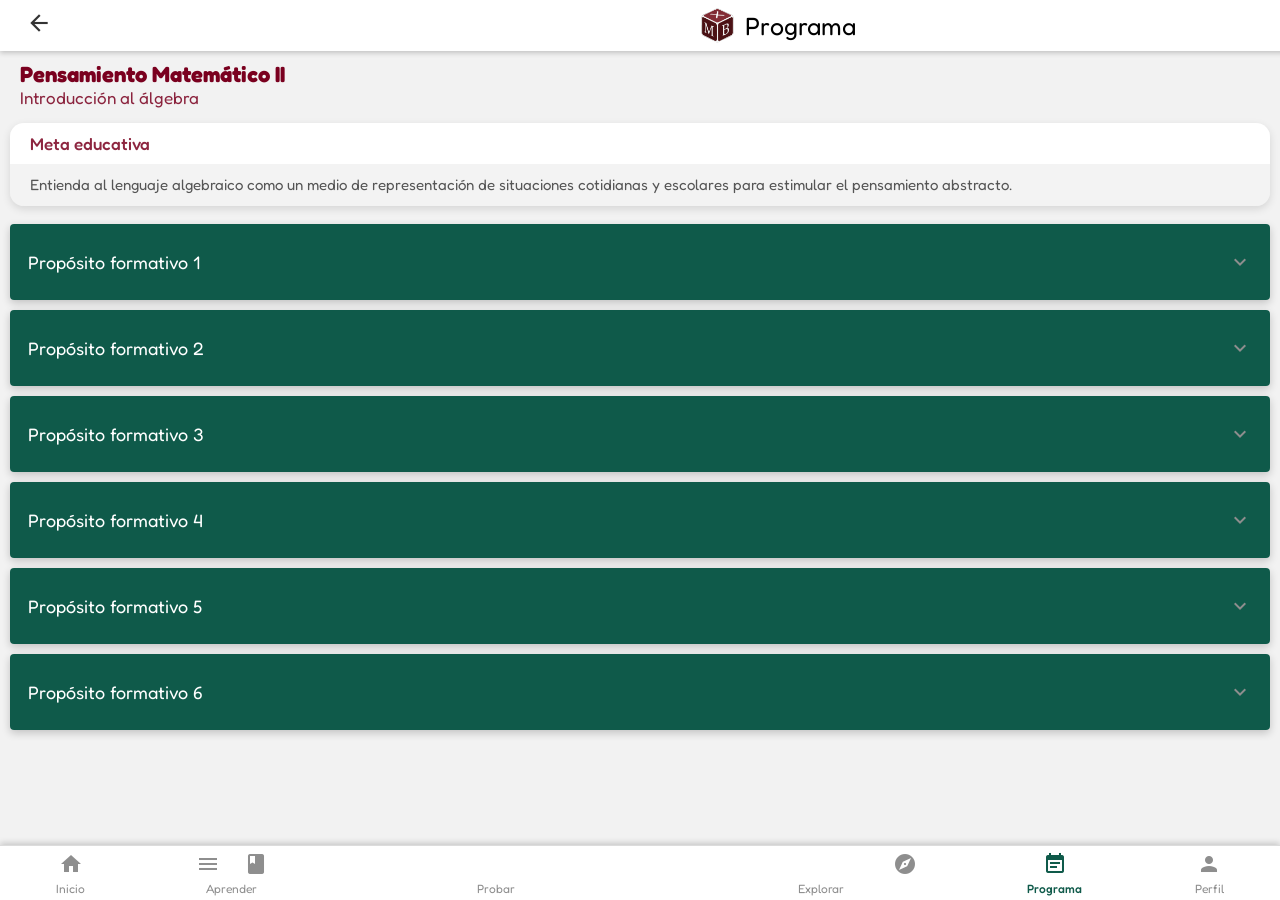
<file: programa.html>
<!DOCTYPE html>
<html lang="es">
<head>
    <meta charset="UTF-8">
    <meta name="viewport" content="width=device-width, initial-scale=1.0">
    <title>Programa - MathBlocks</title>

    <!-- Estilos generales del proyecto -->
    <link rel="stylesheet" href="css/style.css">

    <!-- ICONOS -->
    <link href="https://fonts.googleapis.com/icon?family=Material+Icons" rel="stylesheet">
    <link rel="stylesheet"
          href="https://cdnjs.cloudflare.com/ajax/libs/font-awesome/6.4.0/css/all.min.css">

    <!-- Tipografías -->
    <link href="https://fonts.googleapis.com/css2?family=Fredoka:wght@400;500;600;700&display=swap" rel="stylesheet">
    <link href="https://fonts.googleapis.com/css2?family=League+Spartan:wght@400;500;600;700&display=swap" rel="stylesheet">

</head>
<body>

    <!-- HEADER -->
    <header class="app-header">
        <!-- Botón regresar -->
        <button class="btn-back-header" id="btn-header-back">
            <span class="material-icons">arrow_back_ios_new</span>
        </button>
        <div class="header-center">
            <img src="img/Logo.svg" class="logo" alt="Logo">
            <span class="titulo">Programa</span>
        </div>
    </header>

    <!-- CONTENIDO GENERAL -->
    <div class="content">
        <h2 class="programa-titulo">Pensamiento Matemático II</h2>
        <p class="programa-subtitulo">Introducción al álgebra</p>


        <!-- ============================== -->
        <!--       META EDUCATIVA          -->
        <!-- ============================== -->

    <div class="meta-card">
        <div class="meta-top">
            <h3 class="meta-titulo">Meta educativa</h3>
        </div>

        <div class="meta-bottom">
            <p class="meta-texto">
                Entienda al lenguaje algebraico como un medio de representación de situaciones
                cotidianas y escolares para estimular el pensamiento abstracto.
            </p>
        </div>
    </div>




        <!-- ============================== -->
        <!--    PROPÓSITO FORMATIVO 1       -->
        <!-- ============================== -->
        <div class="acordeon-item">
            <button class="acordeon-titulo">
                Propósito formativo 1
                <span class="material-icons acordeon-flecha">expand_more</span>
            </button>

            <div class="acordeon-contenido">
                <div class="acordeon-texto">
                    Representa operaciones aritméticas utilizadas en situaciones de interés,
                    mediante letras y símbolos, para comprender el lenguaje algebraico.
                    <br><br>
                    <strong>Contenidos formativos:</strong>
                    <ul>
                        <li>Definición de: suma, producto, razón, cociente, diferencia y residuo</li>
                        <li>Símbolos y letras utilizados en el lenguaje algebraico</li>
                        <li>Concepto de incógnita</li>
                        <li>Términos y expresiones algebraicas</li>
                        <li>Representación de expresiones del lenguaje común a expresiones algebraicas</li>
                    </ul>
                </div>
            </div>
        </div>


        <!-- ============================== -->
        <!--    PROPÓSITO FORMATIVO 2       -->
        <!-- ============================== -->
        <div class="acordeon-item">
            <button class="acordeon-titulo">
                Propósito formativo 2
                <span class="material-icons acordeon-flecha">expand_more</span>
            </button>

            <div class="acordeon-contenido">
                <div class="acordeon-texto">
                    Comprende la clasificación de las expresiones algebraicas para construir
                    e identificar monomios, binomios, trinomios y polinomios.
                    <br><br>
                    <strong>Contenidos formativos:</strong>
                    <ul>
                        <li>Clasificación de expresiones algebraicas (monomio, binomio, trinomio y polinomio)</li>
                        <li>Componentes de un monomio: coeficiente, variable, exponente positivo y grado</li>
                        <li>Representación de situaciones reales con monomios y polinomios</li>
                    </ul>
                </div>
            </div>
        </div>


        <!-- ============================== -->
        <!--    PROPÓSITO FORMATIVO 3       -->
        <!-- ============================== -->
        <div class="acordeon-item">
            <button class="acordeon-titulo">
                Propósito formativo 3
                <span class="material-icons acordeon-flecha">expand_more</span>
            </button>

            <div class="acordeon-contenido">
                <div class="acordeon-texto">
                    Comprende las operaciones fundamentales entre expresiones algebraicas para
                    aplicarlas en la resolución de problemas matemáticos.
                    <br><br>
                    <strong>Contenidos formativos:</strong>
                    <ul>
                        <li>Suma y resta de expresiones algebraicas</li>
                        <li>Producto de monomios y polinomios</li>
                        <li>Productos notables</li>
                        <li>División de expresiones algebraicas</li>
                    </ul>
                </div>
            </div>
        </div>


        <!-- ============================== -->
        <!--    PROPÓSITO FORMATIVO 4       -->
        <!-- ============================== -->
        <div class="acordeon-item">
            <button class="acordeon-titulo">
                Propósito formativo 4
                <span class="material-icons acordeon-flecha">expand_more</span>
            </button>

            <div class="acordeon-contenido">
                <div class="acordeon-texto">
                    Resuelve ecuaciones de primer grado como herramienta para modelar situaciones
                    cotidianas y escolares.
                    <br><br>
                    <strong>Contenidos formativos:</strong>
                    <ul>
                        <li>Igualdades e identidades algebraicas</li>
                        <li>Propiedades de la igualdad: reflexiva, simétrica, transitiva y uniformidad</li>
                        <li>Ecuaciones de primer grado</li>
                        <li>Resolución de problemas mediante ecuaciones</li>
                    </ul>
                </div>
            </div>
        </div>


        <!-- ============================== -->
        <!--    PROPÓSITO FORMATIVO 5       -->
        <!-- ============================== -->
        <div class="acordeon-item">
            <button class="acordeon-titulo">
                Propósito formativo 5
                <span class="material-icons acordeon-flecha">expand_more</span>
            </button>

            <div class="acordeon-contenido">
                <div class="acordeon-texto">
                    Interpreta funciones y relaciones matemáticas para representar
                    fenómenos en distintos contextos.
                    <br><br>
                    <strong>Contenidos formativos:</strong>
                    <ul>
                        <li>Concepto de función</li>
                        <li>Dominio y rango</li>
                        <li>Tablas de valores y gráficas</li>
                        <li>Modelación de situaciones reales</li>
                    </ul>
                </div>
            </div>
        </div>


        <!-- ============================== -->
        <!--    PROPÓSITO FORMATIVO 6       -->
        <!-- ============================== -->
        <div class="acordeon-item">
            <button class="acordeon-titulo">
                Propósito formativo 6
                <span class="material-icons acordeon-flecha">expand_more</span>
            </button>

            <div class="acordeon-contenido">
                <div class="acordeon-texto">
                    Utiliza el pensamiento algebraico para analizar patrones y estructuras,
                    desarrollando habilidades de razonamiento lógico.
                    <br><br>
                    <strong>Contenidos formativos:</strong>
                    <ul>
                        <li>Identificación de patrones</li>
                        <li>Generalización de reglas</li>
                        <li>Secuencias numéricas y algebraicas</li>
                        <li>Resolución de problemas mediante razonamiento lógico</li>
                    </ul>
                </div>
            </div>
        </div>

    </div> <!-- /content -->


    <!-- ============================== -->
    <!--        BARRA INFERIOR          -->
    <!-- ============================== -->

    <nav class="bottom-nav">
        <a href="index.html" class="nav-item">
            <span class="material-icons">home</span>
            <p>Inicio</p>
        </a>

        <a href="aprender.html" class="nav-item">
            <span class="material-icons">menu_book</span>
            <p>Aprender</p>
        </a>

        <a href="probar.html" class="nav-item">
            <span class="material-icons">psychology</span>
            <p>Probar</p>
        </a>

        <a href="explorar.html" class="nav-item">
            <span class="material-icons">travel_explore</span>
            <p>Explorar</p>
        </a>

        <a href="programa.html" class="nav-item active">
            <span class="material-icons">event_note</span>
            <p>Programa</p>
        </a>

        <a href="perfil.html" class="nav-item">
            <span class="material-icons">person</span>
            <p>Perfil</p>
        </a>
    </nav>


    <!-- ============================== -->
    <!--      SCRIPT ACORDEÓN           -->
    <!-- ============================== -->

    <script>
        document.querySelectorAll(".acordeon-titulo").forEach(btn => {
            btn.addEventListener("click", () => {

                const item = btn.parentElement;
                const content = item.querySelector(".acordeon-contenido");

                if (item.classList.contains("activo")) {
                    item.classList.remove("activo");
                    content.style.maxHeight = null;
                } else {
                    // Cierra todos los acordeones
                    document.querySelectorAll(".acordeon-item").forEach(i => {
                        i.classList.remove("activo");
                        i.querySelector(".acordeon-contenido").style.maxHeight = null;
                    });

                    // Abre el seleccionado
                    item.classList.add("activo");
                    content.style.maxHeight = content.scrollHeight + "px";
                }

            });
        });
    </script>

    <script>
    document.getElementById("btn-header-back").addEventListener("click", () => {
        window.history.back();  
    });
    </script>



</body>
</html>
</file>
<file: css/style.css>
body {
  padding-top: 0 !important;
  padding-bottom: 0 !important;
  margin: 0;
  font-family:
    Fredoka,
    league spartan,
    Arial,
    sans-serif;
  background: #f2f2f2;
}

main,
.content,
.view {
  padding-bottom: calc(65px + env(safe-area-inset-bottom));
  /* 65px = altura de tu bottom-nav */
  /* env(...) = soporte para Android/iPhone */
}

/* HEADER CENTRADO Y COMPATIBLE EN TODAS LAS PÁGINAS */
.app-header {
  position: fixed;
  top: 0;
  left: 0;
  width: 100%;
  z-index: 9998;
  display: flex;
  align-items: center;
  justify-content: space-between; /* ← CORREGIDO */
  background: white;
  padding: 8px 10px;
  box-shadow: 0 2px 5px #0003;
}
.header-icon {
  width: 32px;
  height: 32px;
  object-fit: contain;
  margin-right: 8px;
}

.header-center {
  display: flex;
  align-items: center;
  justify-content: center;
  flex: 1; /* ← HACE QUE EL TEXTO QUEDE CENTRADO */
  gap: 10px;
}
.header-spacer {
  width: 35px; /* ← igual al ancho del botón de regresar */
}
.logo {
  width: 35px;
  height: 35px;
}

.titulo {
  font-size: 25px;
  /*font-weight: 60;*/
}

.menu-main {
  padding: 5px 20px;
  display: flex;
  flex-direction: column;
  gap: 20px;
  align-items: center;

  margin-top: 10px; 
  min-height: calc(100vh - 65px);
  box-sizing: border-box;
}

.menu-btn {
  display: flex;
  flex-direction: column;
  align-items: center;
  gap: 10px;
  text-decoration: none;

  width: 80%;
  max-width: 420px;

  padding: 25px;
  background: white;
  text-align: center;

  /* NUEVA FUENTE */
  font-family:
    league spartan,
    Fredoka,
    Cambria Math,
    Cambria,
    serif;
  font-size: 28px;
  /*font-weight: bold;*/
  color: black;

  border-radius: 4px;
  box-shadow: 0 3px 10px #0004;
  /*box-shadow: 0 3px 8px rgba(26, 127, 74, 0.30);*/

  transition:
    transform 0.15s ease,
    box-shadow 0.15s ease;
}

.icono-menu {
  width: 55px;
  height: 55px;
  object-fit: contain;
}

.menu-btn span {
  margin-top: 5px;
}

.menu-btn:hover {
  background: #f3f3f3;
  transform: scale(1.04);
  box-shadow: 0 4px 12px #0005;
}

.content {
  padding: 1px 10px 10px 10px;
  margin-top: 50px;
  margin-bottom: 10px;
  min-height: calc(100vh - 70px - 65px);
  overflow-y: auto;
  overflow-x: visible;
  box-sizing: border-box;
}

.resultado-box {
  margin:15px 0px;
  padding: 20px;
  /*background: white;*/
  border-radius: 10px;
  box-shadow: 0 2px 6px #0003;
  font-size: 18px;
}

/*Aquì van los estilos de de la pagina aprender y probar nivel 2 y 3*/

/* Vistas conmutables */
.view {
  display: none;
  width: 100%;
}

.view.active {
  display: block;
}

/* Contenedor general de contenido */
/*.content {
  padding: 20px;
}*/

/* Cards para temas y subtemas */
.card-grid {
  display: flex;
  flex-direction: column;
  gap: 15px;
  margin-top: 15px;
}

.card {
  background: #ffffff;
  border-radius: 12px;
  box-shadow: 0 2px 6px #0003;
  padding: 15px 18px;
  cursor: pointer;
  transition:
    transform 0.1s ease,
    box-shadow 0.1s ease;
}

.card:hover {
  transform: translateY(-2px);
  box-shadow: 0 4px 10px #0004;
}

.card-title {
  font-size: 18px;
  font-weight: bold;
  margin-bottom: 4px;
}

.card-subtitle {
  font-size: 14px;
  color: #555;
}

/* Migas de pan (breadcrumb) */
.breadcrumb-compact {
  display: grid;
  align-items: center;
  gap: 6px;
  font-size: 14px;
  margin-bottom: 6px;
  padding: 6px;
}

.breadcrumb-item {
  color: #6b7280; /* gris */
  font-weight: 400;
  cursor: pointer;
}

.breadcrumb-item.activo {
  font-size: 16px;
  color: #8a6e4b;
  font-weight: 400;
}

.separator {
  color: #9ca3af;
}

/* Título de pantalla */
.section-title {
  font-size: 24px;
  color: #8a6e4b;
  margin: 15px 10px 0px;
  font-weight: 500;
}

/* Navegación de actividades (para nivel 3) */
.activity-nav {
  display: flex;
  gap: 8px;
  margin: 10px 0 15px;
  font-size: 16px;
  align-items: center;
  color: #8a6e4b;
}

.activity-dot {
  width: 25px;
  height: 25px;
  border-radius: 50%;
  /*border: 1px solid white;*/
  display: flex;
  align-items: center;
  justify-content: center;
  cursor: pointer;
  background: white;
  color: grey;
}

.activity-dot.active {
  background: #8a6e4b;
  color: #fff;
}

/* Caja de expresión (placeholder por ahora) */
.expr-box {
  font-size: 26px;
  /* margin: 10px 0 15px;*/
  padding: 10px 0px 0px;
  background: white;
  border-radius: 4px 4px 4px 4px;
  min-height: 50px;
  margin: 12px 6px 6px;
  /*box-shadow: 0 3px 8px rgba(198, 40, 40, 0.30);*/
  /*box-shadow: 0 2px 6px #0003;*/
}
/* Estilo cuando la caja aún está vacía */
.expr-box.empty-text {
  font-size: 18px !important;
  color: #777 !important;
  font-style: italic !important;
  line-height: 2.5;
}
.caja-instructions {
  background: white;
  border-radius: 6px;
  border-bottom: 10px solid #0f5a4a;
  padding: 4px;
}

/* Texto de instrucciones */
/*.instructions {
  font-size: 15px;
  margin-bottom: 10px;
}*/

/* Botones sencillos */
.btn-row {
  display: grid;
  grid-template-columns: 1fr 1fr; /* 2 columnas */
  gap: 10px; /* separación uniforme */
  margin: 10px 0px 10px;
  width: 100%;
}
.btn-row .btn {
  width: 100%;
  box-sizing: border-box;
}

.btn {
  padding: 8px 10px;
  border-radius: 5px;
  border: none;
  cursor: pointer;
  font-size: 14px;
}

.btn-primary {
  background: #0f5a4a; /*#8a6e4b  ;*/
  color: #fff;
}

.btn-secondary {
  background: #e0e0e0;
  color: black;
}

/* Botón de regresar */
.btn-back-header {
  background: none;
  border: none;
  font-size: 22px;
  cursor: pointer;
  margin-left: 10px;
}

.header-center {
  background: none;
  border: none;
  cursor: pointer;
  display: flex;
  align-items: center;
}
.btn-navegacion-actividades {
  display: grid;
  grid-template-columns: 1fr 1fr;
  gap: 10px;
  margin: 10px 0px 10px;
  width: 100%;
}

.btn-aprender-regresar {
  background: #e0e0e0;
  border-radius: 5px;
  border: none;
  padding: 5px;
}

.btn-aprender-siguiente {
  background: #8a6e4b;
  border-radius: 5px;
  border: none;
  padding: 5px;
}

.aprendizaje-texto {
  text-align: justify;
  line-height: 1.4;
}

.enunciado-actividad {
  /*color: black;*/

  background: #ffffff;
  /*padding: 18px 25px;*/

  border-radius: 6px;
  overflow: hidden;

  /* eliminar bordes previos */
  /*border: none !important;*/

  /* borde lateral izquierdo */
  /*border-left: 12px solid #7A001F !important;*/

  /* sombra suave */
  box-shadow: 0 4px 14px rgba(0, 0, 0, 0.12);
  /*box-shadow: 0 3px 8px rgba(0,0,0,0.18);*/
  /*border-bottom: 5px solid #b0253c;*/

  /* ancho perfecto sin recortes */
  /*width: calc(100% - 10px);*/
  margin-bottom: 10px;

  /* asegurar que no se achique por contenido */
  /* box-sizing: border-box;*/
  min-height: 100px;
}
.probar-enunciado {
  line-height: 1.5;
  padding: 8px;
  color: #333;
  font-size: 17px;
}

/* Estilo cuando la actividad está completada */
.enunciado-completado {
  border-color: #2e7d32; /* verde */
  color: #2e7d32;
  background: #e8f5e9; /* verde muy claro */
}

#btn-comenzar {
  display: block;
  margin: 15px auto;
}

/*#expr-aprender {
    font-family: "Cambria Math", Cambria, serif;
    font-size: 55px;
    text-align: center;
    box-shadow: 0 3px 8px rgba(26, 127, 74, 0.30);
}*/
#expr-aprender {
  text-align: center;
  min-height: 55px;
}

/* Placeholder inicial */
#expr-aprender.empty-text {
  font-family: "Cambria Math", "Cambria", serif;
  font-size: 18px;
  color: #777;
  /*  font-style: italic;*/
  /*line-height: 2.5;*/
}

/* Cuando ya hay expresión matemática */
#expr-aprender.expr-filled {
  font-family: "Cambria Math", Cambria, "Times New Roman", serif;
  font-size: 2.8rem; /* ← AJUSTABLE */
  color: #000;
  font-style: normal;
  letter-spacing: 0.4px;
  box-shadow: 0 0px 8px rgba(26, 127, 74, 0.3);
}

/* Fondo oscuro difuminado */
.popup-overlay {
  position: fixed;
  top: 0;
  left: 0;
  width: 100%;
  height: 100%;
  background: rgba(0, 0, 0, 0.55);
  display: none;
  justify-content: center;
  align-items: center;
  z-index: 2000;
}

/* Caja del popup */
.popup-box {
  background: #ffffff;
  padding: 25px 30px;
  border-radius: 14px;
  text-align: center;
  box-shadow: 0 4px 15px rgba(0, 0, 0, 0.3);
  animation: popupIn 0.25s ease-out;
}

/* Animación */
@keyframes popupIn {
  from {
    transform: scale(0.7);
    opacity: 0;
  }
  to {
    transform: scale(1);
    opacity: 1;
  }
}

/* ----------- ACORDEÓN PARA SUBTEMAS ----------- */

.acordeon-lista {
  width: 100%;
  margin-top: 15px;
}

.acordeon-item {
  background: white;
  border-radius: 4px;
  margin-bottom: 10px;
  overflow: hidden;
  box-shadow: 0 3px 8px #0003;
}

.acordeon-titulo {
  font-family: Fredoka, "League Spartan", Arial, sans-serif;
  width: 100%;
  background: #0f5a4a;
  border: none;
  padding: 16px 18px;
  text-align: left;
  font-size: 18px;
  font-weight: 400;
  cursor: pointer;
  display: flex;
  justify-content: space-between;
  align-items: center;
  color: white;
  min-height: 76px;
}

.acordeon-flecha {
  transition: transform 0.25s ease;
}

.acordeon-item.activo .acordeon-flecha {
  transform: rotate(180deg);
}

.acordeon-contenido {
  max-height: 0;
  overflow: hidden;
  background: white; /*#f7f7f7; #adbac0;*/
  transition: max-height 0.25s ease;
}

.subtema-opcion {
  padding: 15px 20px;
  border-bottom: 1px solid #d9dad8;
  font-size: 16px;
  cursor: pointer;
  color: #161616;
}

.subtema-opcion:hover {
  /* background: #e8e8ff;*/
}

.subtema-opcion:last-child {
  border-bottom: none;
}

/* SUBTEMA ACTIVO */
.subtema-opcion.activo {
  background: #0066ff;
  color: white;
  font-weight: bold;
}

/* CONTENEDOR GENERAL */
.actividad-header {
  display: flex;
  flex-direction: column;
  gap: 10px;
  margin-bottom: 10px;
}

/* BADGE DE ACTIVIDAD */
.actividad-badge {
  background: #0f5a4a;
  color: white;
  font-weight: 200;
  font-size: 18px;

  padding: 8px 46px;
  border-radius: 8px 8px;

  /* display: inline-block;*/
  width: fit-content; /* evita que sea ancho */
  margin: 0 auto; /* lo centra */
}

/* TARJETA DE APRENDIZAJE */
.aprendizaje-card {
  background: white;
  border-radius: 6px;
  border: 1px solid #e0e0e0;
  padding: 10px;
  box-shadow: 0 2px 8px #0001;
  display: flex;
  flex-direction: column;
  gap: 2px;
  margin-bottom: 10px;
}

.aprendizaje-titulo {
  display: flex;
  align-items: center;
  gap: 8px;
  font-weight: 500;
  color: #b0253c; /*#7a0c24*/
  font-size: 18px;
}

.icono-aprendizaje {
  font-size: 22px;
}

.aprendizaje-descripcion {
  margin: 0;
  line-height: 1.5;
  font-size: 16px;
  color: #333;
}

.instructions {
  background: white; /*#b0253c o #ffffff*/
  /* border: 2px solid #b0253c; /*#e0e0e0*/
  padding: 10px 10px 4px;
  border-radius: 6px 6px 0px 0px;
  font-size: 16px;
  line-height: 1.5;
  color: black;
  /*box-shadow: 0 2px 8px #0001;*/

  display: flex;
  align-items: center;
  gap: 10px;
  /*border-left: 12px solid #7A001F;*/

  /*margin-top: 15px;
    margin-bottom: 0px;*/
}

.instructions strong {
  color: #7a0c24; /* tu color principal */
  font-weight: 700;
}

.instructions::before {
  content: "🕵️‍♂️"; /*📘*/
  font-size: 22px;
  display: inline-block;
}

/* ================================
   POPUP MODERNO
===================================*/

.popup-overlay {
  position: fixed;
  inset: 0;
  background: rgba(0, 0, 0, 0.45);
  display: none; /* Se muestra desde JS */
  justify-content: center;
  align-items: center;
  backdrop-filter: blur(4px);
  z-index: 2000;
  animation: fadeIn 0.25s ease-out;
}

.popup-box {
  width: 85%;
  max-width: 420px;
  background: #ffffff;
  border-radius: 18px;
  padding: 22px 26px;
  box-shadow: 0 8px 25px rgba(0, 0, 0, 0.25);
  text-align: center;
  animation: popUp 0.25s ease-out;
}

.popup-box h3 {
  margin: 1px 0;
  font-size: 22px;
  font-weight: 500;
  color: #333;
}

#popup-mensaje {
  font-size: 18px;
  color: #555;
  margin-bottom: 10px;
}

#popup-extra {
  text-align: left;
  margin-top: 12px;
  background: #f7f7f7;
  padding: 12px;
  border-radius: 10px;
  font-size: 18px;
  border-left: 4px solid #0f5a4a;
}

/* Botón del popup */
#popup-cerrar {
  margin-top: 18px;
  padding: 12px 22px;
  width: 100%;
  background: #0f5a4a;
  border: none;
  border-radius: 10px;
  color: white;
  font-size: 16px;
  font-weight: 600;
  cursor: pointer;
  transition: 0.2s;
}

#popup-cerrar:hover {
  background: #0f5a4a;
}

/* Animaciones */
@keyframes popUp {
  from {
    transform: scale(0.85);
    opacity: 0;
  }
  to {
    transform: scale(1);
    opacity: 1;
  }
}

@keyframes fadeIn {
  from {
    opacity: 0;
  }
  to {
    opacity: 1;
  }
}

/* ICONO PREMIUM REDONDO */
.popup-check {
  width: 70px;
  height: 70px;
  border-radius: 50%;
  background: #0f5a4a; /* verde premium */
  display: flex;
  align-items: center;
  justify-content: center;
  margin: 0 auto 12px auto;
  font-size: 38px;
  color: white;
  font-weight: bold;
  box-shadow: 0 4px 14px rgba(0, 0, 0, 0.25);
  animation: popIn 0.3s ease-out;
}

/* Inserta el ícono de palomita */
.popup-check::before {
  content: "✔";
}

/* Animación suave premium */
@keyframes popIn {
  0% {
    transform: scale(0.4);
    opacity: 0;
  }
  60% {
    transform: scale(1.15);
    opacity: 1;
  }
  100% {
    transform: scale(1);
  }
}

/* Barra inferior */
.bottom-nav {
  position: fixed;
  bottom: 0;
  left: 0;
  width: 100%;
  height: 50px; /* un poco más alta para mejorar visibilidad */
  background: #ffffff;
  display: flex;
  justify-content: space-around;
  align-items: center;
  border-top: 1px solid #dcdcdc;

  padding-bottom: env(safe-area-inset-bottom); /* ← Espacio seguro natural */
  /* ↑ agrega espacio visual SIN importar si el teléfono tiene notch o no */
  padding-top: 4px;

  z-index: 9999;
  box-shadow: 0 -2px 6px rgba(0, 0, 0, 0.18);
  /* border-radius: 14px 14px 0 0; */ /* opcional pero hace que se vea más premium */
}

/* Cada botón */
.nav-item {
  text-decoration: none;
  color: #8e8e8e;
  font-size: 12px;
  text-align: center;
  display: flex;
  flex-direction: column;
  align-items: center;
  gap: 3px;
}

.nav-item p {
  margin: 2px 2px;
}

/* Iconos */
.material-icons {
  font-size: 26px;
  color: #8e8e8e;
}

/* Botón activo */
.nav-item.active,
.nav-item.active .material-icons {
  color: #0f5a4a;
  font-weight: 500;
}
.btn-back-header .material-icons {
  font-size: 26px;
  color: #333; /* puedes cambiar a #7A001F si quieres la flecha guinda */
}

/* ======== EXPRESIONES ALGEBRAICAS — PROBAR ======== */

#expr-probar {
  font-family: "Cambria Math", "Cambria", serif;
  font-size: 2.6rem; /* tamaño grande */
  font-weight: 500;
  text-align: center; /* centrar contenido */
  padding: 5px;
  line-height: 1.4;
  display: flex;
  justify-content: center; /* centrar horizontal */
  align-items: center; /* centrar vertical */
  min-height: 60px;
  box-shadow: 0 0px 8px rgba(198, 40, 40, 0.3);
}

/* Para asegurar que cada símbolo tenga buen espacio */
#expr-probar span {
  padding: 0 1px;
  font-size: 2rem;
}

/* ===== TARJETAS ESTILO MATHBLOCKS (sin borde + sombra) ===== */
.carrusel-categoria {
  margin-bottom: 0px;
}

.carrusel-titulo {
  font-weight: 500;
  font-size: 20px;
  margin: 5px 15px 2px;
  color: #0f5a4a;
}

.carrusel {
  display: flex;
  overflow-x: auto;
  overflow-y: visible; /* ✅ ESTA LÍNEA ES CRÍTICA */
  gap: 14px;
  padding-bottom: 14px; /* un poco más de aire para la sombra */
  scroll-snap-type: x mandatory;
}

.carrusel-constructores{
  margin-bottom: 30px;
}

/* Tarjeta sin borde, con sombra */
.tarjeta-bloque {
  min-width: 60px; /* antes 110px */
  height: 70px; /* antes 140px */
  border-radius: 6px; /* ajustado proporcionalmente */
  background: white;
  box-shadow: 0 4px 10px rgba(0, 0, 0, 0.15);
  display: flex;
  align-items: center;
  justify-content: center;
  scroll-snap-align: center;
  font-family: "Cambria Math", serif;
  flex-shrink: 0;
}

/* Símbolo centrado grande */
.tarjeta-bloque .simbolo {
  font-size: 32px; /* antes 64px */
  font-weight: bold;
  color: #000;
}

/* Colores de acento (ahora solo sombra, no borde) */
.tarjeta-variable {
  box-shadow: 0 3px 8px rgba(26, 127, 74, 0.3);
}

.tarjeta-numero {
  box-shadow: 0 3px 8px rgba(13, 71, 161, 0.3);
}

.tarjeta-operador {
  box-shadow: 0 3px 8px rgba(255, 111, 0, 0.3);
}

.tarjeta-constructor {
  box-shadow: 0 3px 8px rgba(251, 192, 45, 0.3);
}

/* Ocultar barra de desplazamiento */
.carrusel::-webkit-scrollbar {
  display: none;
}

.popup-error-box {
  border-left: 5px solid #e74c3c;
}

#popup-error h3 {
  margin-top: 0;
}

#popup-error .popup-box {
  animation: popup-error 0.25s ease-out;
}

@keyframes popup-error {
  from {
    transform: scale(0.85);
    opacity: 0;
  }
  to {
    transform: scale(1);
    opacity: 1;
  }
}

#btn-borrar {
  background: #cccccc;
  color: #000;
  border: none;
  padding: 8px 10px;
  border-radius: 6px;
  font-size: 15px;
}

.programa-titulo {
  font-size: 22px;
  font-weight: 700;
  color: #7a001f; /* guinda institucional */
  margin: 10px 10px 0 10px;
}

.programa-subtitulo {
  font-size: 17px;
  font-weight: 400;
  margin: 0 10px 15px 10px;
  color: #7a001f;
  opacity: 0.85;
}

.acordeon-texto {
  padding: 18px 20px;
  font-size: 15px;
  color: #444;
  line-height: 1.5;
}
.acordeon-texto ul {
  margin-top: 8px;
  padding-left: 20px;
}

.meta-card {
  border-radius: 14px;
  overflow: hidden; /* ← NECESARIO para que las dos secciones queden redondeadas */
  box-shadow: 0 3px 8px rgba(0, 0, 0, 0.12);
  margin: 5px 0 18px 0;
}

/* Parte superior blanca */
.meta-top {
  background: #ffffff;
  padding: 10px 20px;
}

.meta-titulo {
  margin: 0;
  font-size: 17px;
  font-weight: 500;
  color: #7a001f;
  opacity: 0.85;
}

/* Parte inferior gris suave */
.meta-bottom {
  background: #f3f3f3;
  padding: 10px 20px;
}

.meta-texto {
  margin: 0;
  font-size: 15px;
  line-height: 1.45;
  color: #555;
}

/* --- NUEVA TARJETA ESTILO META EDUCATIVA --- */

.card-aprender {
  border-radius: 6px;
  overflow: hidden;
  margin-bottom: 10px;
  /* box-shadow: 0 2px 4px rgba(0,0,0,0.1);*/
  box-shadow: 0 2px 8px rgba(0, 0, 0, 0.08);
  transition:
    opacity 0.3s ease,
    transform 0.3s ease;
}

/* Encabezado verde (Actividad 1) */
.card-aprender-header {
  background: white; /* tu verde institucional */
  color: #0f5a4a;
  font-weight: 500;
  padding: 8px;
  text-align: left;
  font-size: 18px;
}

/* Cuerpo interior */
.card-aprender-body {
  padding: 6px 6px;
  background: white;
}

/* Título con icono “Aprendizaje” */
.card-aprender-titulo {
  color: #b0253c; /* tu guinda institucional */
  font-weight: 500;
  font-size: 18px;
  margin-bottom: 6px;
}

.botones-acciones {
  display: grid;
  grid-template-columns: 1fr 1fr;
  gap: 10px;
  margin-top: 10px;
  width: 100%;
  max-width: 420px;
  margin-left: auto;
  margin-right: auto;
}

.btn-accion {
  padding: 10px;
  border-radius: 10px;
  border: none;
  font-size: 15px;
  width: 100%;
}

.btn-borrar {
  background: #d9d9d9;
}

.btn-comprobar {
  background: #7a001f;
  color: white;
}

.btn-siguiente {
  background: #7a001f;
  color: white;
}

.btn-reintento {
  background: #ddd;
}
.explorar-titulo {
  font-size: 18px;
  font-weight: 600;
  color: #555;
  margin-top: 8px;
  margin-bottom: 12px;
  padding-bottom: 4px;
  border-bottom: 2px solid #e5e5e5;
}

.resultado-flex .tarjeta-bloque {
  width: 40%;
  max-width: 360px;
  height: 120px;
  border-radius: 18px;
  background: white;
  box-shadow: 0 6px 14px rgba(0, 0, 0, 0.15);
  display: flex;
  align-items: center;
  justify-content: center;
  font-family: "Cambria Math", serif;
  margin: 0 auto 12px auto;
}

.resultado-flex .tarjeta-bloque .simbolo {
  font-size: 56px;
  font-weight: 500;
}

.resultado-info {
  font-size: 15px;
  line-height: 1.4;
  color: #444;
}

/* ================================
   ESTILO BLOQUES CONSTRUCTORES
================================ */

.tarjeta-constructor .simbolo {
  font-size: 25px;
  position: relative;
  /*width: 100%;*/
  /*height: 100%;*/
}

/* FRAC */
.frac-preview {
  display: flex;
  flex-direction: column;
  align-items: center;
  gap: 6px;
}
.frac-preview .slot {
  width: 28px;
  height: 18px;
  border: 2px dotted #000;
  border-radius: 5px;
}
.frac-preview .linea {
  width: 32px;
  height: 2px;
  background: #000;
}

/* EXP */
.exp-preview {
  display: flex;
  align-items: flex-end;
}
.exp-preview .base-slot {
  width: 26px;
  height: 26px;
  border: 2px dotted #000;
  border-radius: 6px;
  margin-right: 4px;
}
.exp-preview .exp-slot {
  width: 18px;
  height: 18px;
  border: 2px dotted #000;
  border-radius: 6px;
  margin-bottom: 14px;
}

/* RAÍZ */
.raiz-preview {
  font-size: 32px;
  display: flex;
  align-items: center;
}
.raiz-preview .slot {
  width: 26px;
  height: 20px;
  border: 2px dotted #000;
  border-radius: 6px;
  margin-left: 4px;
}

/* DOBLE */
.doble-preview {
  display: flex;
  gap: 2px;
}
.doble-preview .slot {
  width: 22px;
  height: 44px;
  border: 2px dotted #000;
  border-radius: 6px;
}

/* NEG */
.neg-preview {
  display: flex;
  align-items: center;
  font-size: 28px;
  gap: 6px;
}
.neg-preview .slot {
  width: 24px;
  height: 44px;
  border: 2px dotted #000;
  border-radius: 6px;
}

.popup-ejemplo-box {
  max-width: 480px;
  width: 90%;
  background: #ffffff;
  border-radius: 20px;
  padding: 20px;
  text-align: center;
}

/* Caja principal del popup */
.popup-ejemplo-box {
  max-width: 520px;
  width: 95%;
  background: #ffffff;
  border-radius: 22px;
  padding: 22px;
  text-align: center;
  box-shadow: 0px 4px 18px rgba(0, 0, 0, 0.25);
}

/* Contenedor visual completo */
.ejemplo-visual {
  margin-top: 5px;
  margin-bottom: 10px;
  display: flex;
  flex-direction: column;
  gap: 0px;
}

/* Filas */
.ejemplo-row {
  display: flex;
  align-items: center;
  justify-content: center;
  gap: 5px;
  margin-bottom: 5px;
}

/* Bloques tipo tarjeta */
.ejemplo-bloque {
  width: 50px;
  height: 50px;
  border-radius: 8px;
  display: flex;
  justify-content: center;
  align-items: center;
  text-align: center;
  font-size: 15px;
}

/* Colores */
.bloque-verde {
  background: #d8e6ba;
  color: #4a6225;
}

.bloque-azul {
  background: #bfd0e8;
  color: #5878a0;
}

/* Tamaño de texto para los términos (parte superior) */
.ejemplo-termino-text {
  font-size: 12px; /* <-- CAMBIA ESTE VALOR PARA AJUSTAR “Primer término” */
  font-weight: 400;
}

/* Símbolo + grande */
.ejemplo-simbolo {
  font-size: 20px; /* <-- CAMBIA ESTE VALOR PARA AJUSTAR EL SIGNO + */
  font-weight: 400;
  line-height: 1;
}

/* Texto “Ejemplo:” */
.ejemplo-etiqueta {
  font-size: 22px;
  font-weight: 500;
  color: #333;
  /* margin-top: -8px;*/
  margin-bottom: 5px;
}

/* Tamaño de texto del ejemplo final (3x y 2) */
.ejemplo-final-text {
  font-size: 20px; /* <-- CAMBIA ESTE VALOR PARA AJUSTAR LA PARTE DE ABAJO */
  /* font-family: 'Cambria Math', serif;*/
  font-weight: 400;
}

.enunciado-header {
  font-size: 18px;
  text-align: left;
  background: white; /*#b0253c;*/
  font-weight: 500;
  padding: 8px 8px 0px 8px;

  color: #b0253c; /* #0F5A4A;*/
}

.enunciado-texto {
  line-height: 1.5;
  padding: 10px;
  color: #333;
  font-size: 16px;
}

.enunciado-card {
  /* color: black; */
  background: #ffffff;
  /* padding: 18px 25px; */
  border-radius: 6px;
  overflow: hidden;
  /* border: none !important; */
  /* border-left: 12px solid #7A001F !important; */
  box-shadow: 0 3px 8px rgba(0, 0, 0, 0.18);
  /* border-bottom: 5px solid #b0253c; */
  /* width: calc(100% - 10px); */
  margin-bottom: 10px;
  /* box-sizing: border-box; */
  min-height: 100px;
}

.carrusel-aprender {
  overflow: hidden;
  width: 100%;
}

.carrusel-track {
  display: flex;
  overflow-x: auto;
  scroll-snap-type: x mandatory;
  -webkit-overflow-scrolling: touch;
  scroll-behavior: smooth;
}

.carrusel-track::-webkit-scrollbar {
  display: none;
}

.carrusel-item {
  min-width: 100%;
  padding: 4px 4px;
  line-height: 1.6;
  scroll-snap-align: start;
}

.carrusel-indicadores {
  display: flex;
  justify-content: center;
  gap: 6px;
  margin-top: 6px;
  margin-bottom: 6px;
}

.carrusel-dot {
  width: 8px;
  height: 8px;
  border-radius: 50%;
  background: #cfcfcf;
  transition:
    background 0.3s,
    transform 0.3s;
  opacity: 0.5;
}

.carrusel-dot.active {
  background: #0f5c4a; /* tu verde */
  transform: scale(1.3);
  opacity: 1;
}

.carrusel-hint {
  text-align: center;
  font-size: 0.85rem;
  color: #777;
  margin-top: 4px;
  animation: hintFade 1.5s infinite alternate;
}

@keyframes hintFade {
  from {
    opacity: 0.4;
  }
  to {
    opacity: 1;
  }
}

.carrusel-aprender::after {
  content: "";
  position: absolute;
  right: 0;
  top: 0;
  width: 24px;
  height: 100%;
  background: linear-gradient(to left, rgba(255, 255, 255, 0.9), transparent);
  pointer-events: none;
}

/*.card-aprender.hide {
  opacity: 0;
  transform: translateY(-6px);
}*/

.subsubtema-tabs {
  display: grid;
  grid-template-columns: repeat(3, minmax(0, 1fr));
  gap: 6px;
  margin: 6px 0 6px 0;
  width: 100%;
  box-sizing: border-box;
}
.subsubtema-tabs::-webkit-scrollbar {
  display: none; /* Chrome/Android */
}

.subsubtema-tab {
  width: 100%;
  min-height: 42px;
  border: none;
  border-radius: 6px;
  padding: 4px;
  cursor: pointer;

  background: white;
  color: gray;

  font-family: Fredoka, "League Spartan", Arial, sans-serif;
  line-height: 1.25;
  text-align: center;

  display: flex;
  align-items: center;
  justify-content: center;

  box-shadow: 0 2px 6px rgba(0, 0, 0, 0.1);
  transition:
    transform 0.15s ease,
    box-shadow 0.15s ease,
    background 0.15s ease;

  /*word-break: break-word;
    hyphens: auto;*/
}

.subsubtema-tab:hover {
  transform: translateY(-1px);
  box-shadow: 0 4px 10px rgba(0, 0, 0, 0.14);
}

.subsubtema-tab.active {
  background: #8a6e4b;
  color: #ffffff;
  box-shadow: 0 4px 10px rgba(0, 0, 0, 0.16);
}

.constructor-overlay {
  position: fixed;
  inset: 0;
  background: rgba(0, 0, 0, 0.45);
  backdrop-filter: blur(4px);
  z-index: 3000;
  display: flex;
  align-items: center;
  justify-content: center;
  padding: 18px;
}

.constructor-box {
  width: 92%;
  max-width: 420px;
  background: #fff;
  border-radius: 18px;
  padding: 16px 16px 14px;
  box-shadow: 0 18px 50px rgba(0, 0, 0, 0.25);
}

.constructor-title {
  font-size: 18px;
  font-weight: 800;
  margin-bottom: 6px;
}

.constructor-message {
  font-size: 14px;
  opacity: 0.9;
  margin-bottom: 12px;
  line-height: 1.3;
}

.constructor-preview {
  border-radius: 14px;
  background: rgba(0, 0, 0, 0.04);
  padding: 12px;
  margin-bottom: 10px;
}

.constructor-preview-label {
  font-size: 12px;
  opacity: 0.7;
  margin-bottom: 8px;
}

.constructor-preview-block {
  min-height: 52px;
  display: flex;
  align-items: center;
  justify-content: center;
  font-size: 34px;
}

.constructor-hint {
  font-size: 12px;
  opacity: 0.7;
  text-align: center;
}

.subtema-grupo .subtema-children {
  display: none;
  background: #fafafa;
}
.subtema-grupo.abierto .subtema-children {
  display: block;
}

.subtema-opcion {
  display: flex;
  justify-content: space-between;
  align-items: center;
}

.subsubtema-opcion {
  padding: 12px 6px 12px 50px;
  border-top: 1px solid #eee;
  cursor: pointer;
}
.subsubtema-opcion:hover {
  background: rgba(0, 0, 0, 0.04);
}

.subtema-flecha {
  opacity: 0.7;
}

.welcome-box{
    text-align:center;
    margin-top:60px;
    margin-bottom:5px;
}

.welcome-box h1{
    font-size:30px;
    font-family:'League Spartan', sans-serif;
    color:#0d6654;
    margin:0;
    font-weight:600;
}

.welcome-box p{
    font-size:16px;
    color:#666;
    margin-bottom: 4px;
    margin-top: 4px;
    font-family:'Fredoka', sans-serif;
}
</file>
